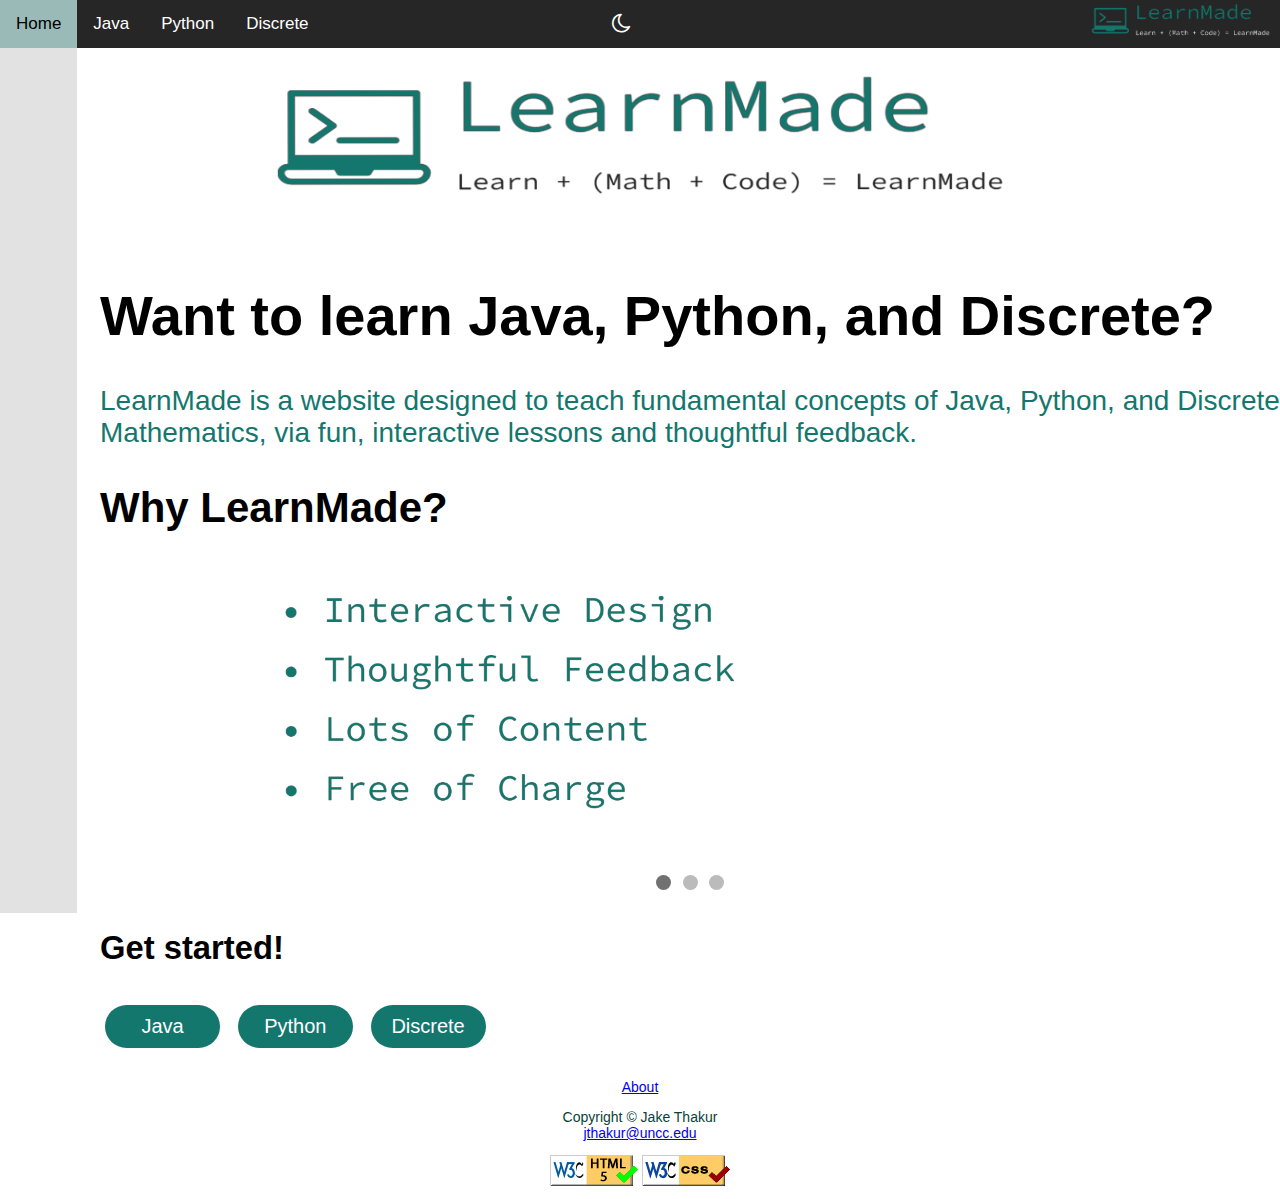
<file: index.html>
<!DOCTYPE html>
<html lang="en">
    <head>
        <meta charset="UTF-8">
        <title>LearnMade | Home</title>
        <meta name="viewport" content="width=device-width, initial-scale=0.01">
        <link rel="icon" type="image/x-icon" href="images/learnmade_favicon.png">
        <link rel="stylesheet" type="text/css" href="learnmade.css">
        <script src="index.js"></script>
        <script src="https://code.jquery.com/jquery-3.5.1.min.js"></script>
        <!--Night Mode Plugin-->
        <link href="https://stackpath.bootstrapcdn.com/font-awesome/4.7.0/css/font-awesome.min.css" rel="stylesheet"/>
        <link rel="stylesheet" href="jquery-night-mode-master/css/night-mode.css"/>
        <script src="jquery-night-mode-master/js/jquery.night.mode.js"></script>
    </head>
    <body>
        <!-- running top navigation -->
        <div id="navbar">
            <a href="index.html" class="current">Home</a>
            <a href="java.html">Java</a>
            <a href="python.html">Python</a>
            <a href="discrete.html">Discrete</a>
            <img src="images/learnmade_navbar.png" alt="LearnMade LOGO" class="logo">
        </div>
        <!-- side navigation placeholder -->
        <div class="sidenav"></div>
        <main>
            <img src="images/learnmade_white.png" alt="LearnMade LOGO" class="center-logo" id="main-logo">
        </main>
        <div class="indent">
            <br><h1>Want to learn Java, Python, and Discrete?</h1>
            <p class="paragraph">LearnMade is a website designed to teach fundamental concepts of Java, Python, and Discrete Mathematics, via fun, interactive lessons and thoughtful feedback.</p>
            <h2>Why LearnMade?</h2>
            <div class="slideshow-container">
                <div class="mySlides fade" id="z">
                    <img src="images/infographic1.png" alt="Infographic 1" class="infographic">
                </div>
                <div class="mySlides fade">
                    <img src="images/infographic2.png" alt="Infographic 2" class="infographic">
                </div>
                <div class="mySlides fade">
                    <img src="images/infographic3.png" alt="Infographic 3" class="infographic">
                </div>
            </div>
            <br>
            <div class="center">
                <span class="dot"></span>
                <span class="dot"></span>
                <span class="dot"></span>
            </div>
            <h3>Get started!</h3>
            <a href="java.html" class="button"><span>Java</span></a>
            <a href="python.html" class="button"><span>Python</span></a>
            <a href="discrete.html" class="button"><span>Discrete</span></a>
        </div>
        <footer>
            <br><a href="about.html">About</a><br>
            <p>Copyright © Jake Thakur<br><a href="mailto:jthakur@uncc.edu">jthakur@uncc.edu</a></p>
            <a href="https://validator.w3.org"><img src="images/button_validation_html5.png" alt="HTML validation"></a>
            <a href="https://jigsaw.w3.org/css-validator"><img src="images/button_validation_css.png" alt="CSS validation"></a>
        </footer>
    </body>
</html>
</file>
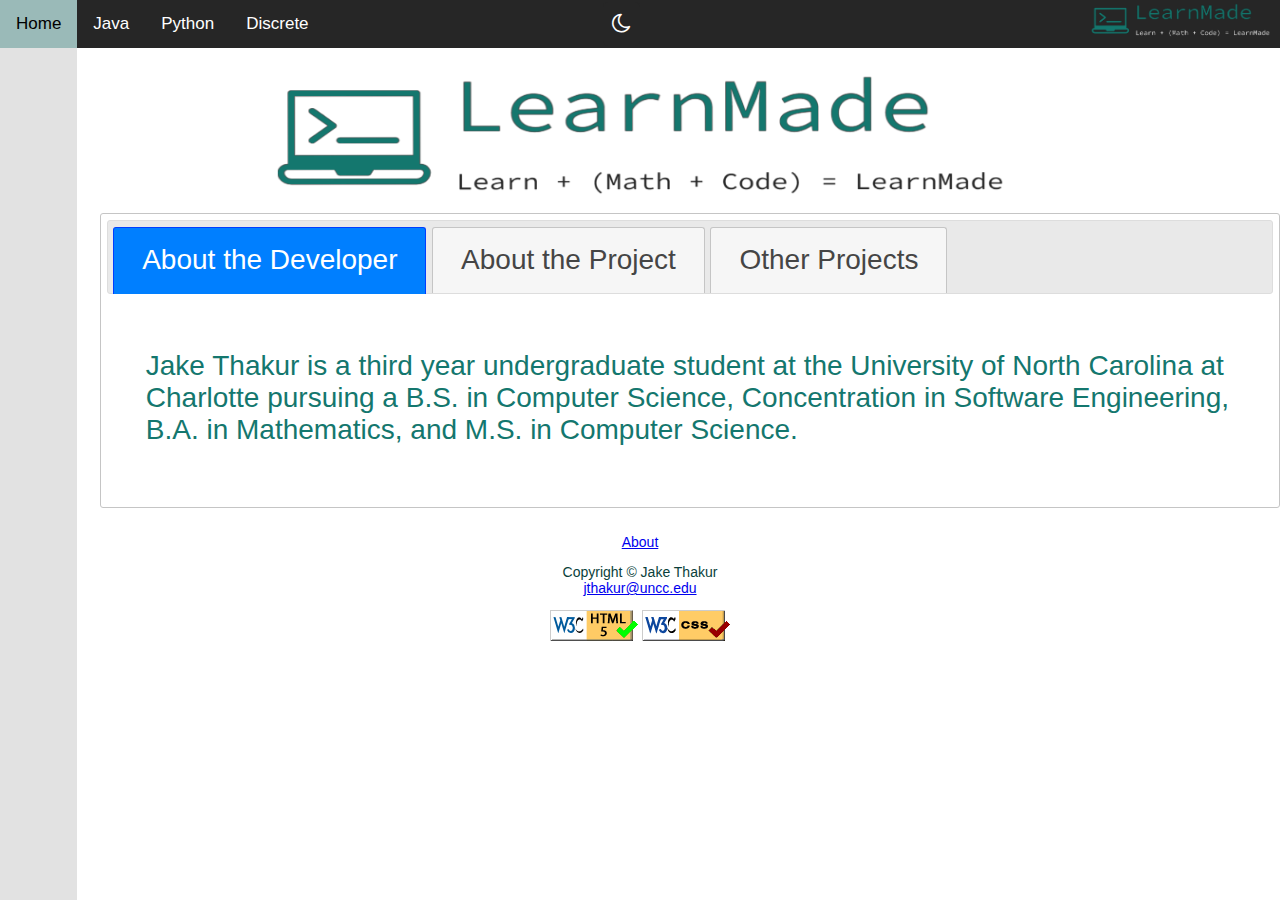
<file: about.html>
<!DOCTYPE html>
<html lang="en">
<head>
    <meta charset="UTF-8">
    <title>LearnMade | About</title>
    <meta name="viewport" content="width=device-width, initial-scale=0.01">
    <link rel="icon" type="image/x-icon" href="images/learnmade_favicon.png">
    <link rel="stylesheet" href="learnmade.css">
    <script src="index.js"></script>
    <script src="https://code.jquery.com/jquery-3.1.1.min.js"></script>
    <!--Tabs Widget-->
    <link rel="stylesheet" href="jquery-ui-1.12.1.custom/jquery-ui.min.css">
    <script src="jquery-ui-1.12.1.custom/jquery-ui.min.js"></script>
    <script src="about.js"></script>
    <!--Night Mode Plugin-->
    <link href="https://stackpath.bootstrapcdn.com/font-awesome/4.7.0/css/font-awesome.min.css" rel="stylesheet"/>
    <link rel="stylesheet" href="jquery-night-mode-master/css/night-mode.css"/>
    <script src="jquery-night-mode-master/js/jquery.night.mode.js"></script>
</head>
<body>
<main><!-- running top navigation -->
    <div id="navbar">
        <a href="index.html">Home</a>
        <a href="java.html">Java</a>
        <a href="python.html">Python</a>
        <a href="discrete.html">Discrete</a>
        <img src="images/learnmade_navbar.png" alt="LearnMade LOGO" class="logo">
    </div>
    <!-- side navigation placeholder -->
    <div class="sidenav"></div>
    <main>
        <img src="images/learnmade_white.png" alt="LearnMade LOGO" class="center-logo" id="main-logo">
    </main>
    <div class="indent">
        <div id="tabs">
            <ul>
                <li><a href="#tabs-1">About the Developer</a></li>
                <li><a href="#tabs-2">About the Project</a></li>
                <li><a href="#tabs-3">Other Projects</a></li>
            </ul>
            <div id="tabs-1">
                <p class="paragraph">Jake Thakur is a third year undergraduate student at the
                    University of North Carolina at Charlotte pursuing a B.S. in Computer Science,
                    Concentration in Software Engineering, B.A. in Mathematics, and M.S. in Computer Science.</p>
            </div>
            <div id="tabs-2">
                <p class="paragraph">LearnMade is a student-made project with the goal to help educate users on topics in programming and discrete math</p>
                <a href="https://github.com/jthakur02/learnmade">GitHub</a>
            </div>
            <div id="tabs-3">
                <a href="../linear-congruence-matrix.html">System of Linear Congruences</a><br>
                <a href="../Considering-Algorithms.html">ITIS 3310 Research</a>
            </div>
        </div>
    </div>
    <!-- End Tabs HTML code -->
</main>
<footer>
    <br><a href="about.html">About</a><br>
    <p>Copyright © Jake Thakur<br><a href="mailto:jthakur@uncc.edu">jthakur@uncc.edu</a></p>
    <a href="https://validator.w3.org"><img src="images/button_validation_html5.png" alt="HTML validation"></a>
    <a href="https://jigsaw.w3.org/css-validator"><img src="images/button_validation_css.png" alt="CSS validation"></a>
</footer>
</body>
</html>
</file>
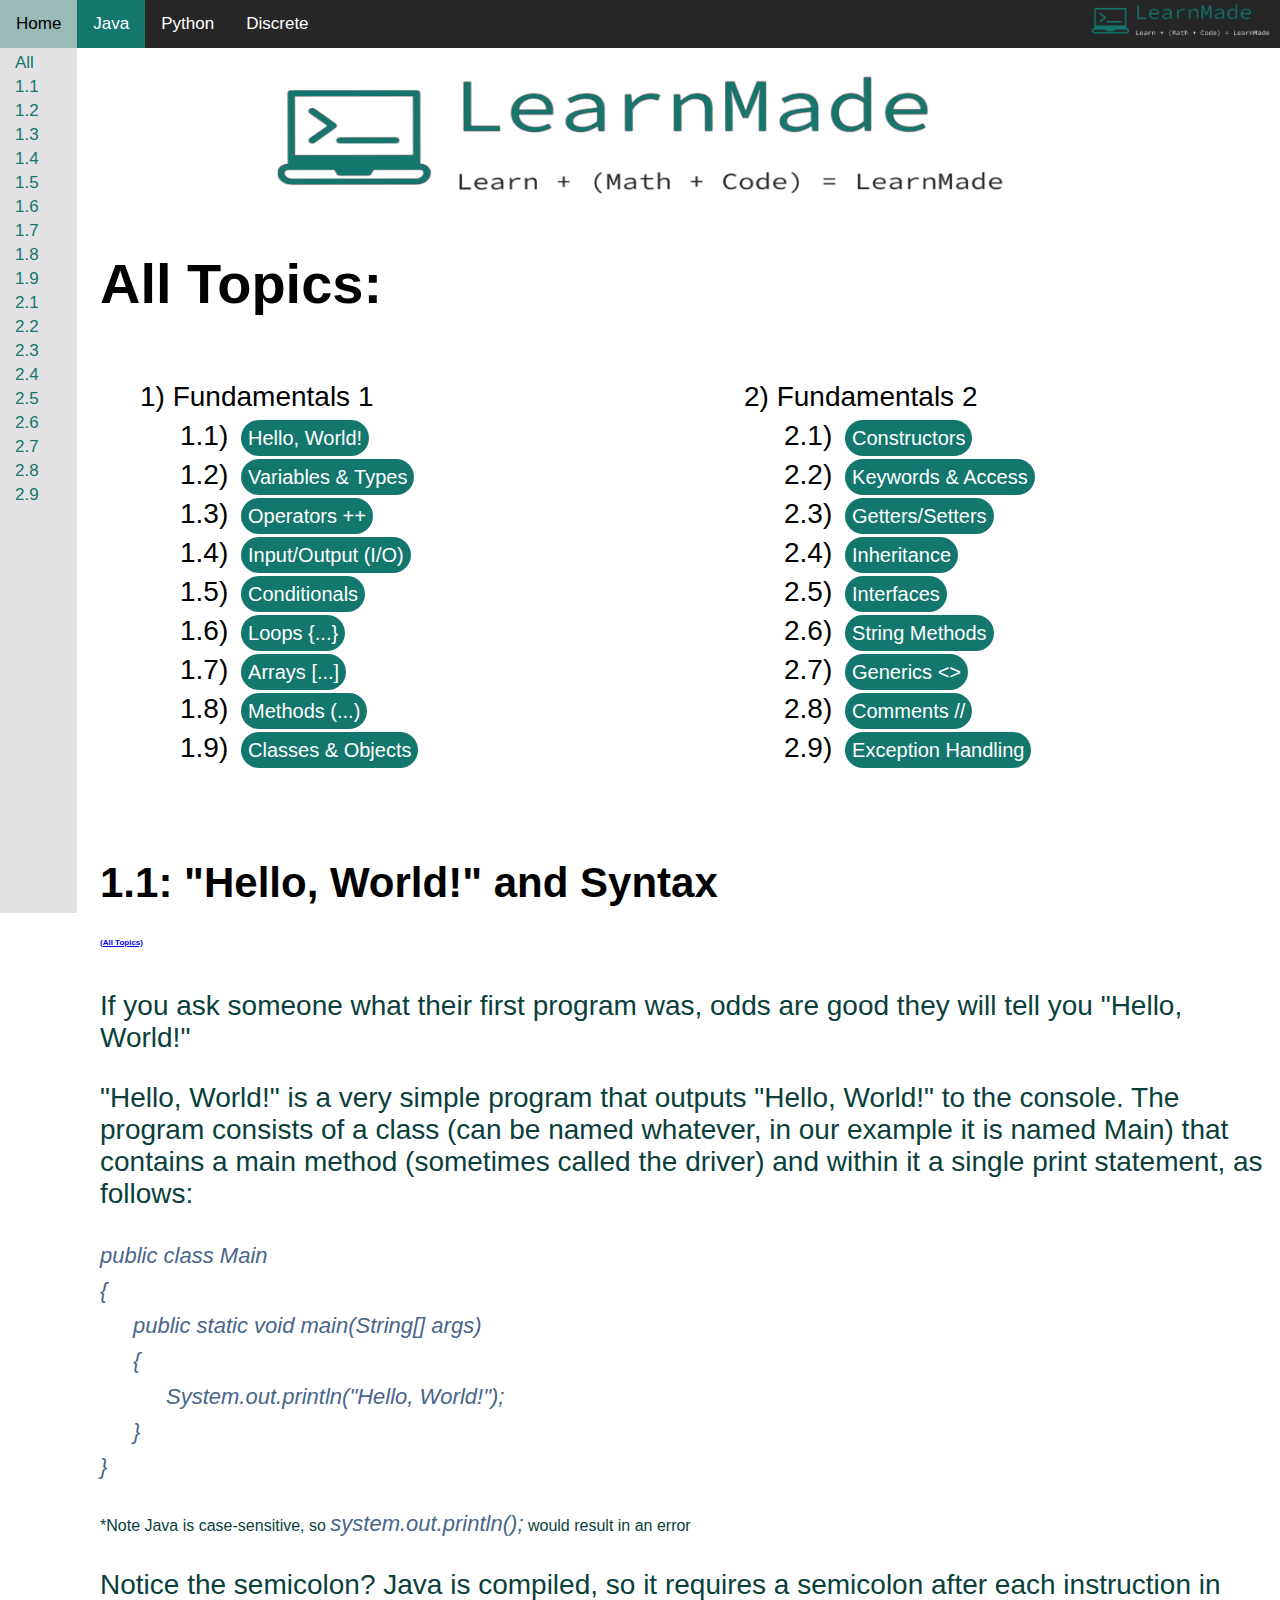
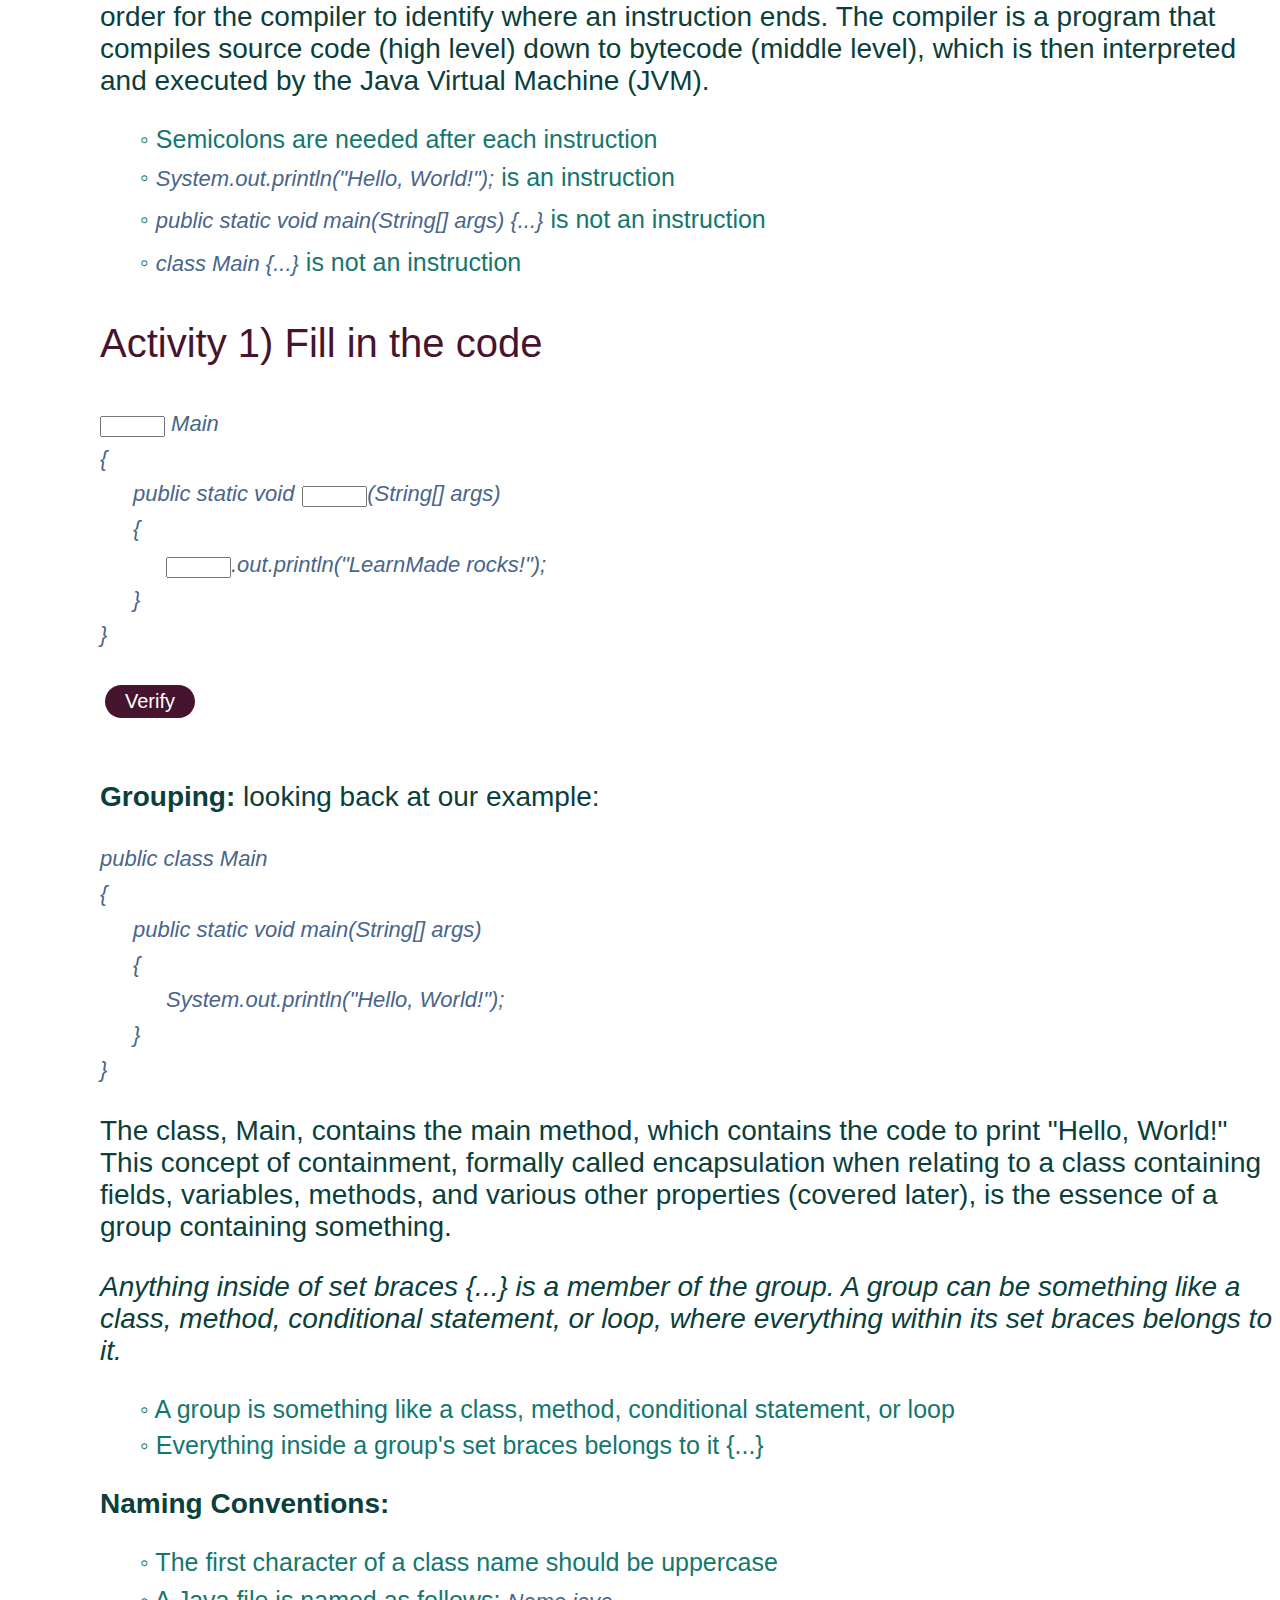
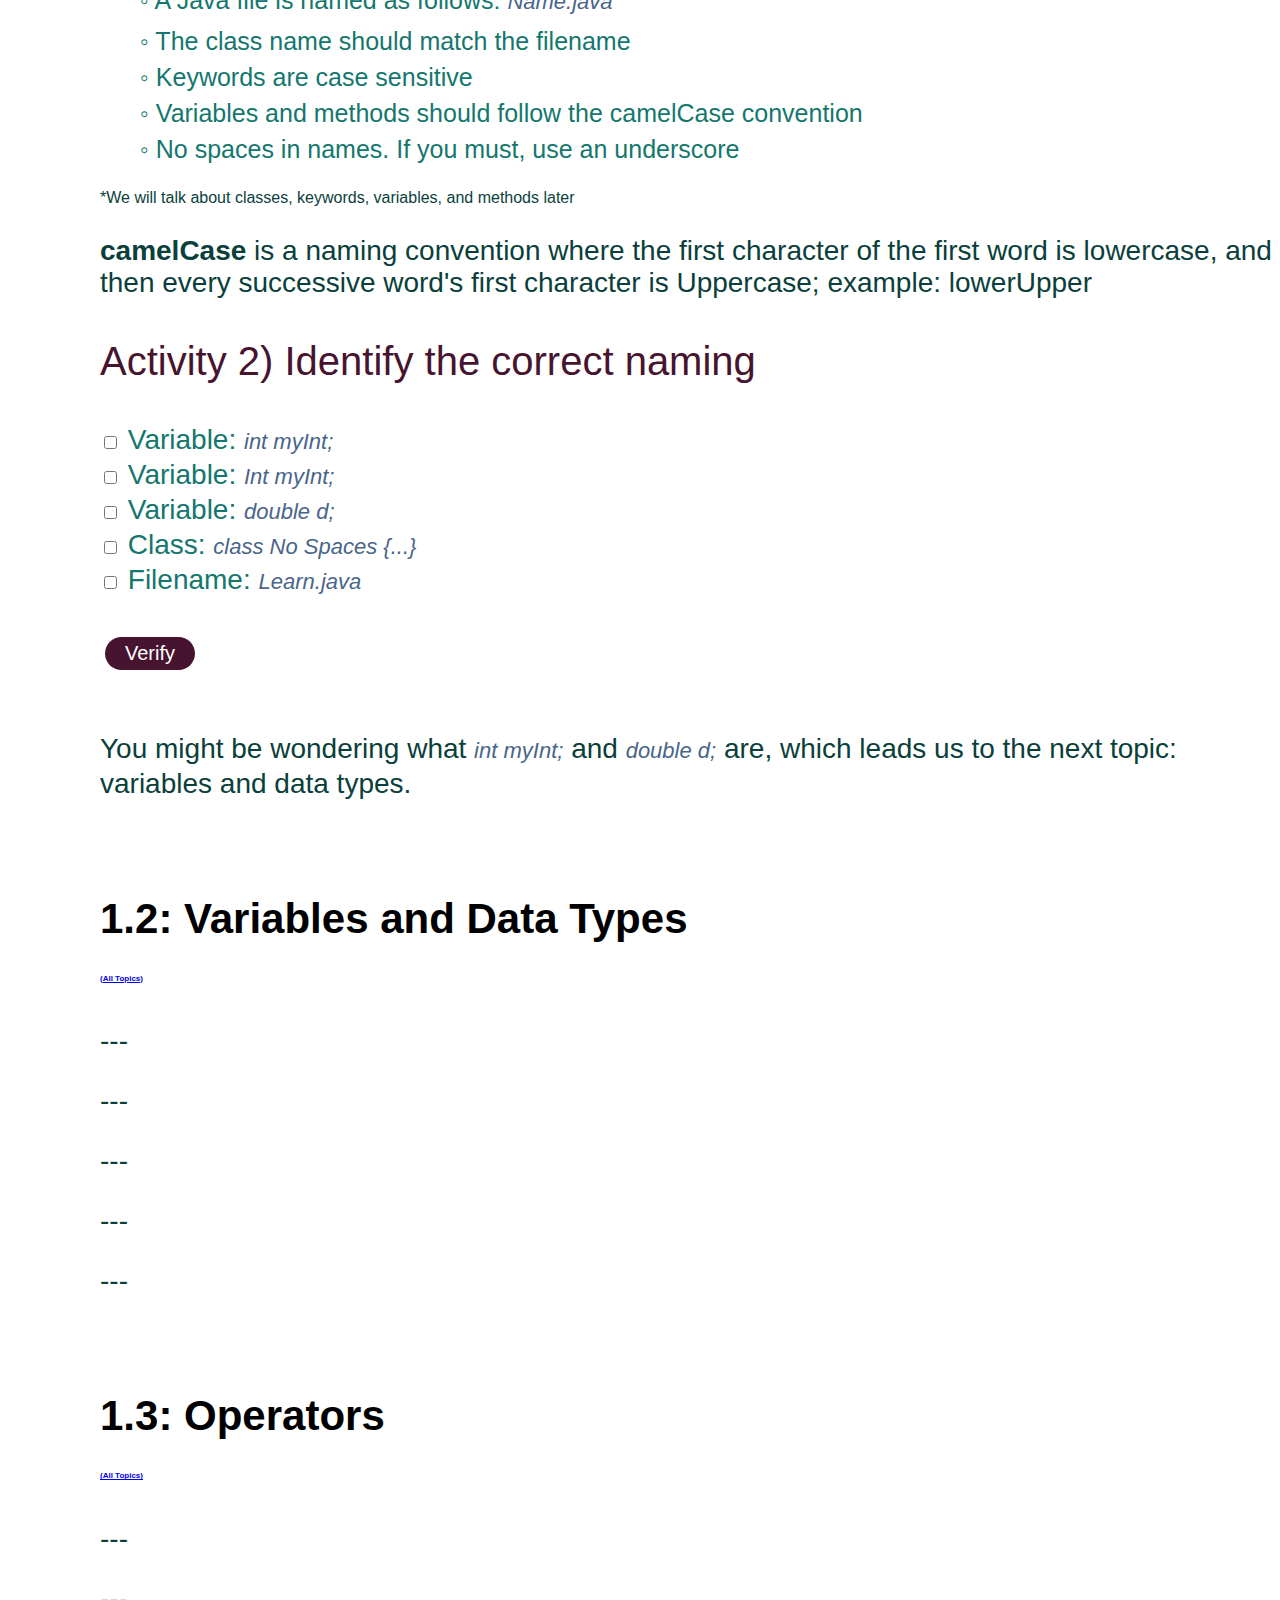
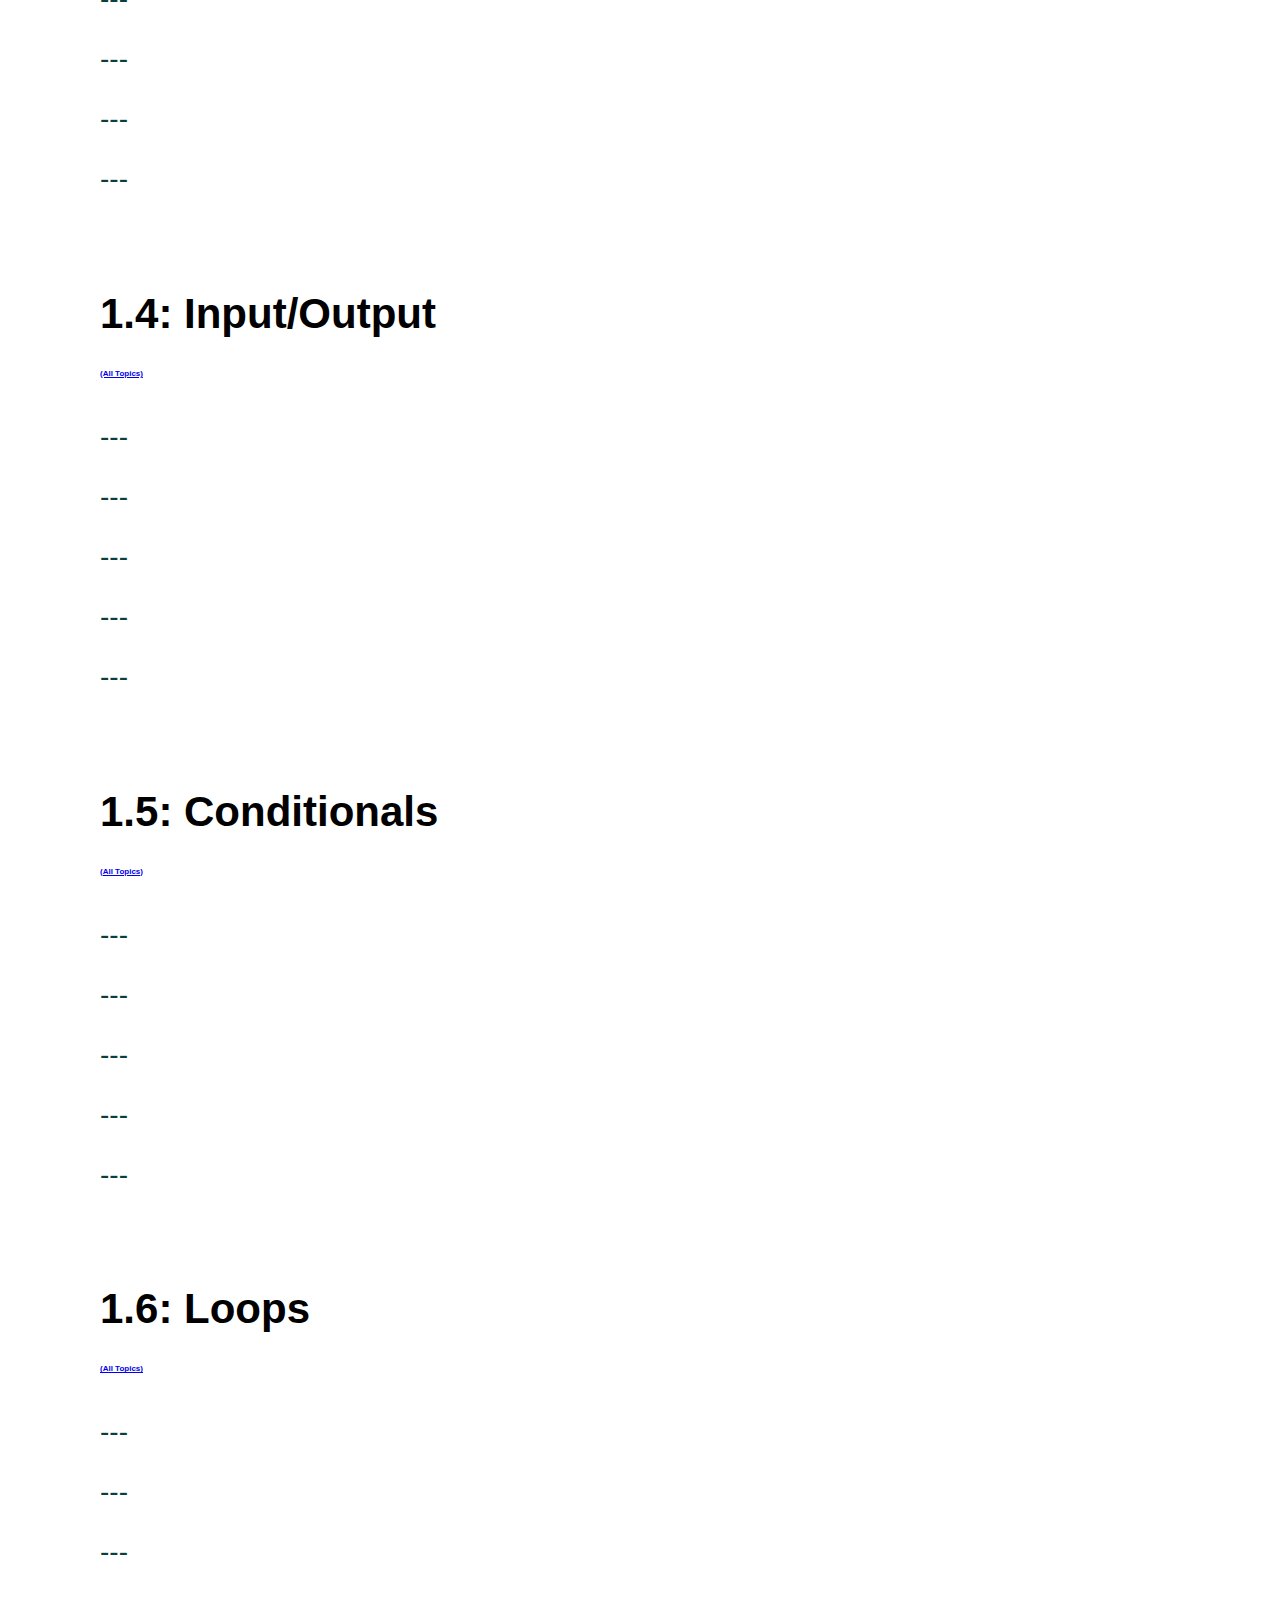
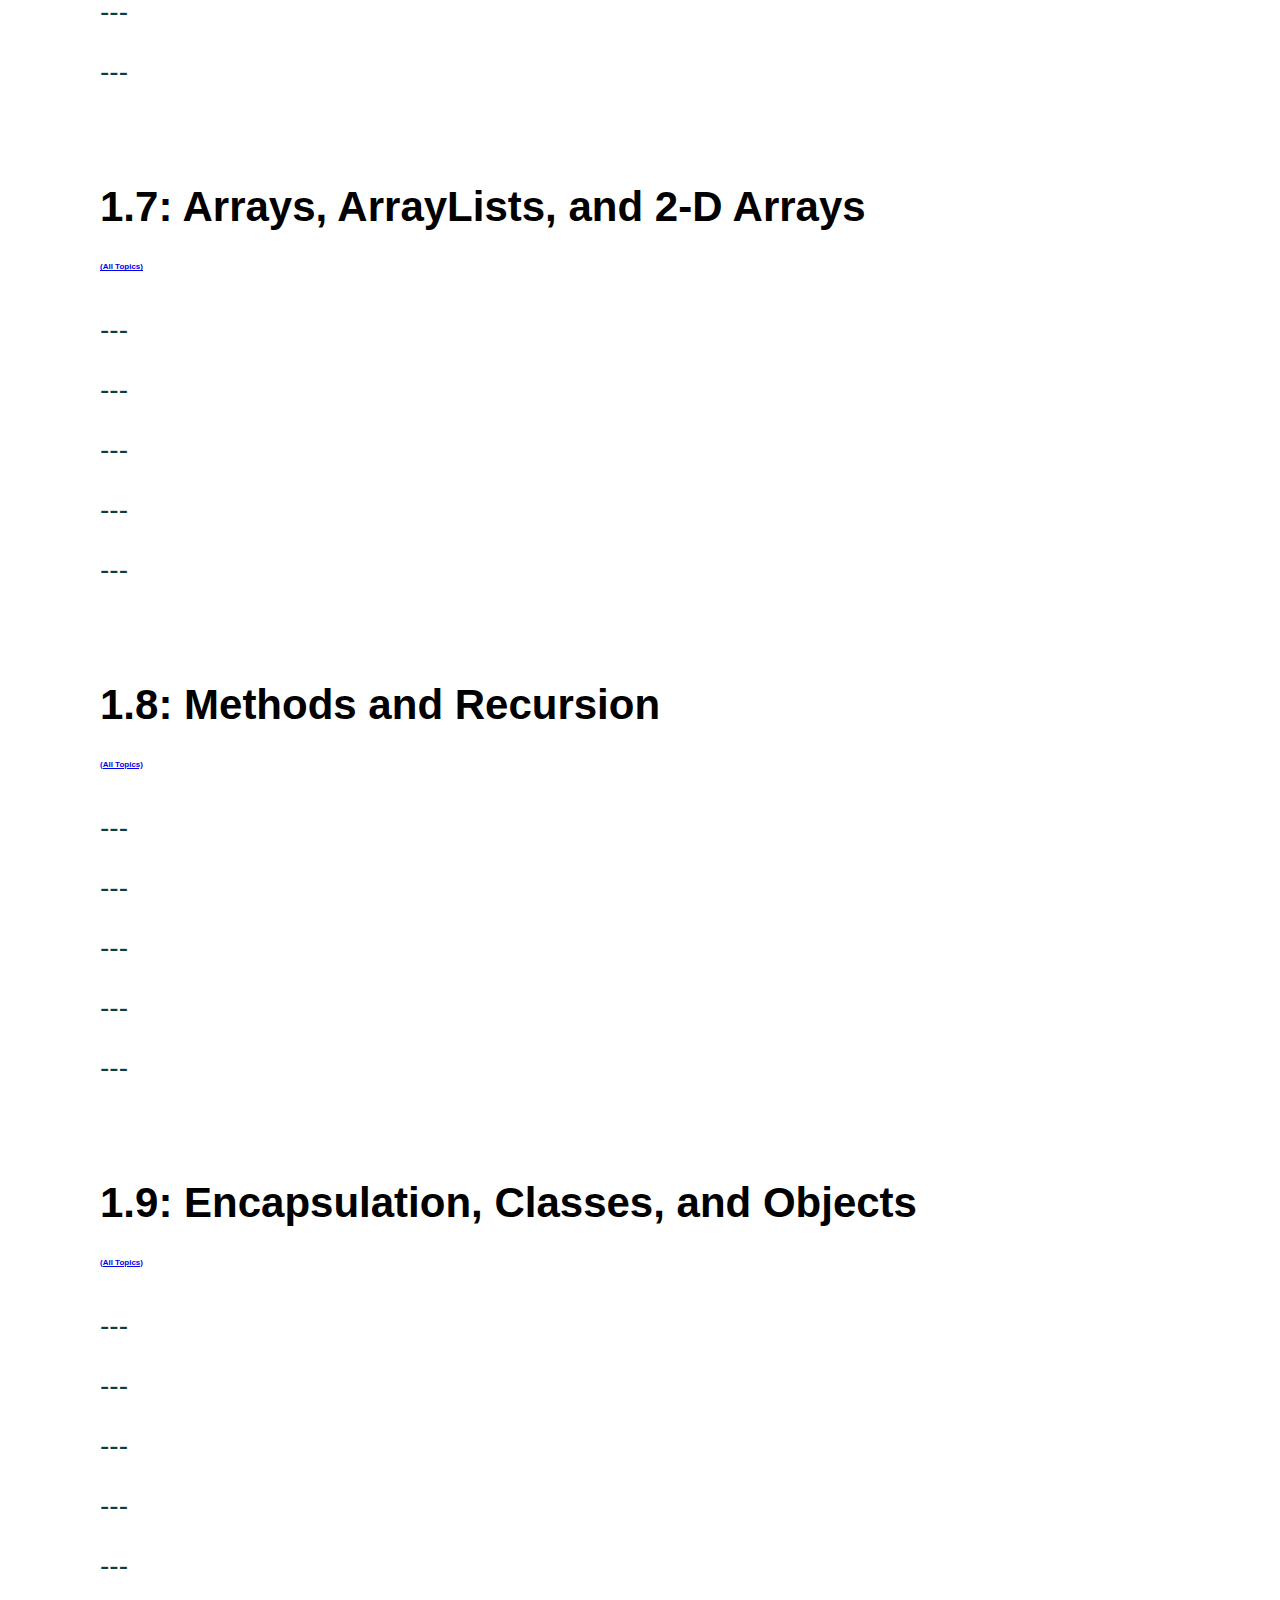
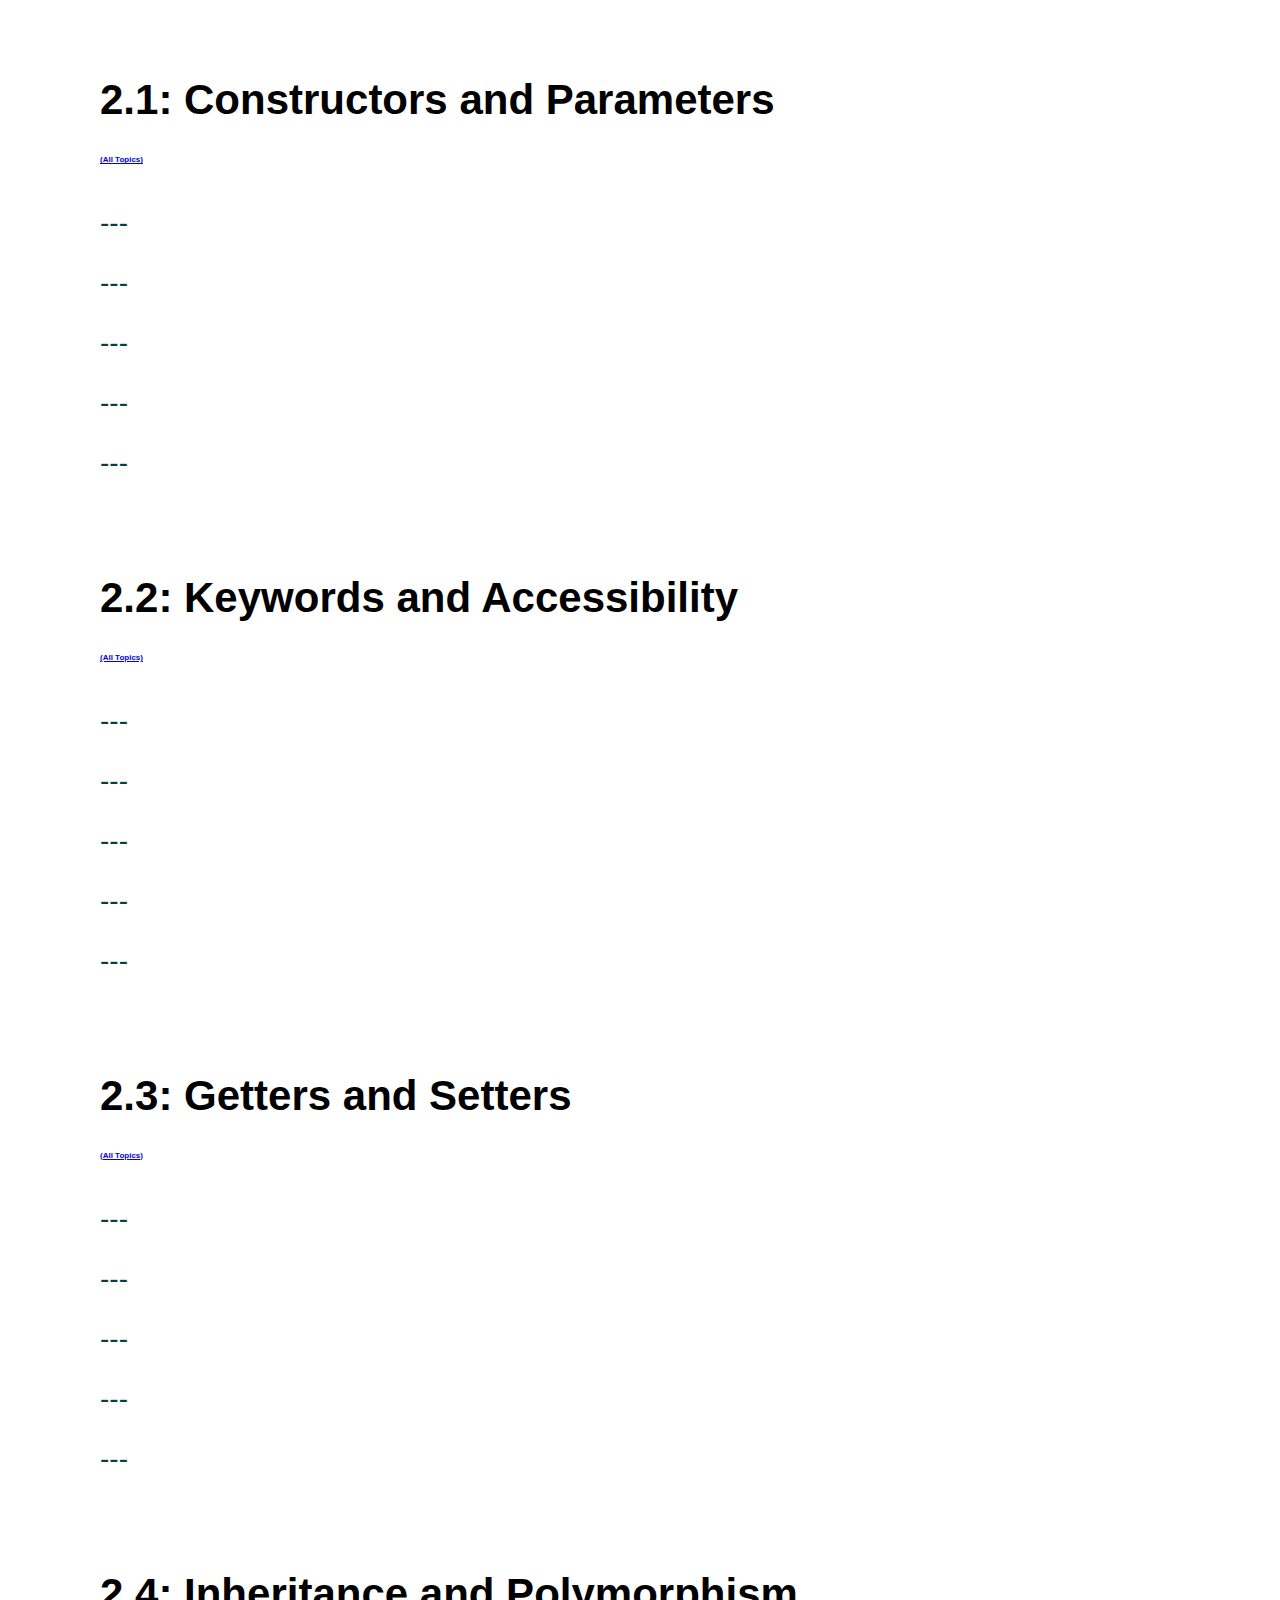
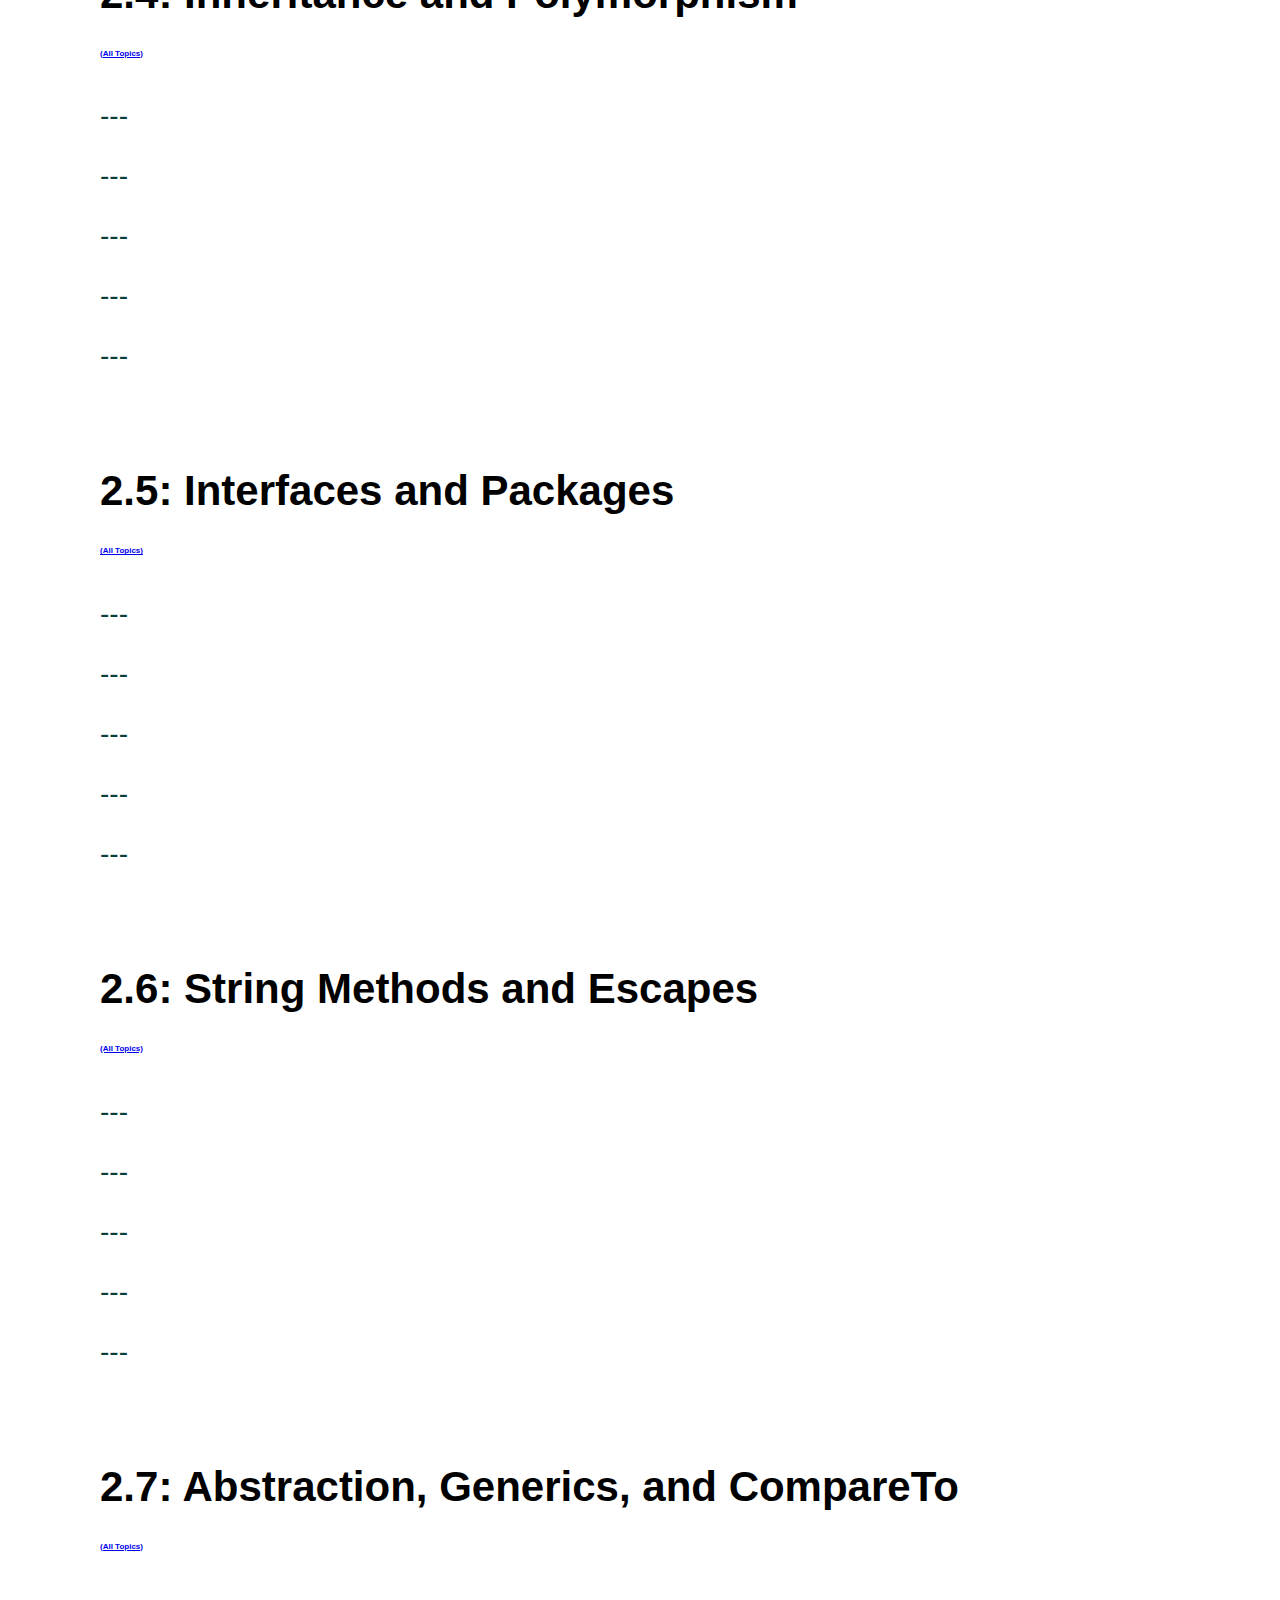
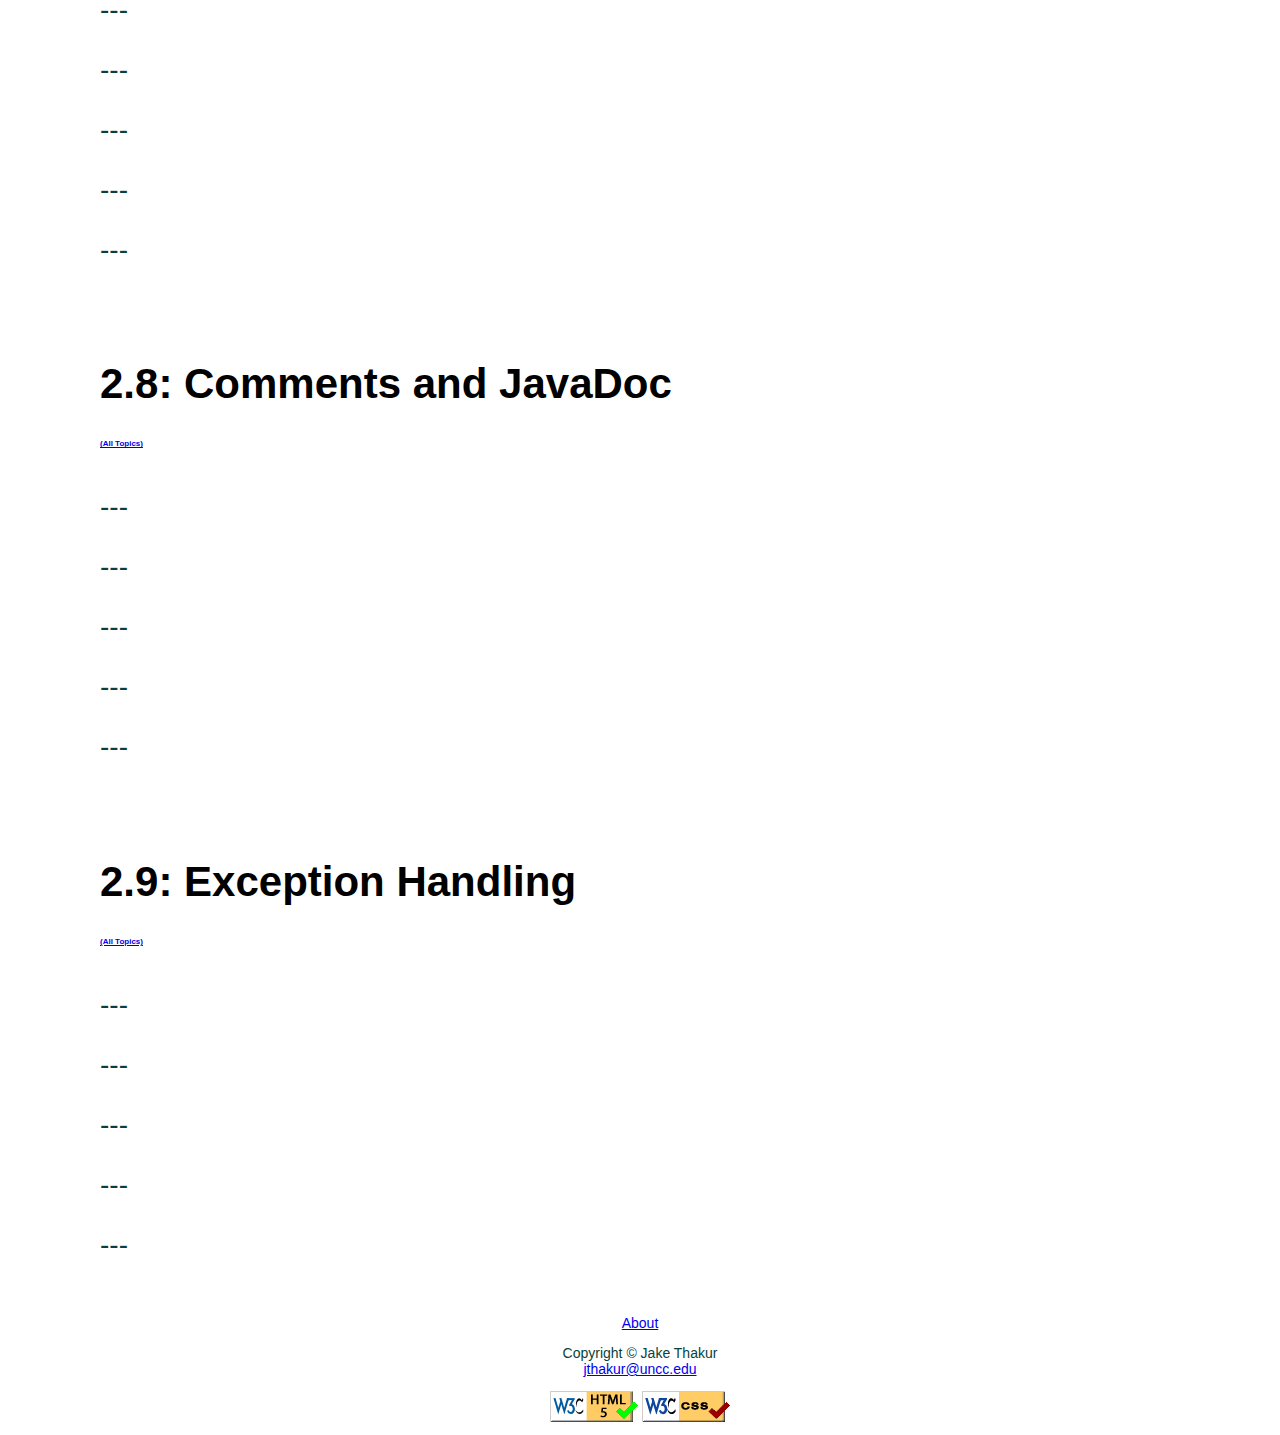
<file: java.html>
<!DOCTYPE html>
<html lang="en">
    <head>
        <meta charset="UTF-8">
        <title>LearnMade | Java</title>
        <meta name="viewport" content="width=device-width, initial-scale=0.01">
        <link rel="icon" type="image/x-icon" href="images/learnmade_favicon.png">
        <link rel="stylesheet" type="text/css" href="learnmade.css">
        <script src="java.js"></script>
        <script src="https://code.jquery.com/jquery-3.5.1.min.js"></script>
        <!--Night Mode Plugin-->
        <link href="https://stackpath.bootstrapcdn.com/font-awesome/4.7.0/css/font-awesome.min.css" rel="stylesheet"/>
        <link rel="stylesheet" href="jquery-night-mode-master/css/night-mode.css"/>
        <script src="jquery-night-mode-master/js/jquery.night.mode.js"></script>
    </head>
    <body>
        <!-- running top navigation -->
        <div id="navbar">
            <a href="index.html">Home</a>
            <a href="java.html" class="current">Java</a>
            <a href="python.html">Python</a>
            <a href="discrete.html">Discrete</a>
            <img src="images/learnmade_navbar.png" alt="LearnMade LOGO" class="logo">
        </div>
        <!-- side navigation -->
        <div class="sidenav">
            <a href="#all">All</a>
            <a href="#1-1">1.1</a>
            <a href="#1-2">1.2</a>
            <a href="#1-3">1.3</a>
            <a href="#1-4">1.4</a>
            <a href="#1-5">1.5</a>
            <a href="#1-6">1.6</a>
            <a href="#1-7">1.7</a>
            <a href="#1-8">1.8</a>
            <a href="#1-9">1.9</a>
            <a href="#2-1">2.1</a>
            <a href="#2-2">2.2</a>
            <a href="#2-3">2.3</a>
            <a href="#2-4">2.4</a>
            <a href="#2-5">2.5</a>
            <a href="#2-6">2.6</a>
            <a href="#2-7">2.7</a>
            <a href="#2-8">2.8</a>
            <a href="#2-9">2.9</a>
        </div>
        <main>
            <img src="images/learnmade_white.png" alt="LearnMade LOGO" class="center-logo" id="main-logo">
        </main>
        <div class="indent">
            <div id="all">
                <h1>All Topics:</h1>
                <div class="jp-list">
                    <ol>
                        <li class="sub"> Fundamentals 1
                            <ol>
                                <li class="sub"><a href="#1-1" class="button-topic"><span>Hello, World!</span></a></li>
                                <li class="sub"><a href="#1-2" class="button-topic"><span>Variables & Types</span></a></li>
                                <li class="sub"><a href="#1-3" class="button-topic"><span>Operators ++</span></a></li>
                                <li class="sub"><a href="#1-4" class="button-topic"><span>Input/Output (I/O)</span></a></li>
                                <li class="sub"><a href="#1-5" class="button-topic"><span>Conditionals</span></a></li>
                                <li class="sub"><a href="#1-6" class="button-topic"><span>Loops {...}</span></a></li>
                                <li class="sub"><a href="#1-7" class="button-topic"><span>Arrays [...]</span></a></li>
                                <li class="sub"><a href="#1-8" class="button-topic"><span>Methods (...)</span></a></li>
                                <li class="sub"><a href="#1-9" class="button-topic"><span>Classes & Objects</span></a></li>
                            </ol>
                        </li>
                    </ol>
                    <ul>
                        <li class="inline" id="j2">2) Fundamentals 2
                            <ol>
                                <li class="sub"><a href="#2-1" class="button-topic"><span>Constructors</span></a></li>
                                <li class="sub"><a href="#2-2" class="button-topic"><span>Keywords & Access</span></a></li>
                                <li class="sub"><a href="#2-3" class="button-topic"><span>Getters/Setters</span></a></li>
                                <li class="sub"><a href="#2-4" class="button-topic"><span>Inheritance</span></a></li>
                                <li class="sub"><a href="#2-5" class="button-topic"><span>Interfaces</span></a></li>
                                <li class="sub"><a href="#2-6" class="button-topic"><span>String Methods</span></a></li>
                                <li class="sub"><a href="#2-7" class="button-topic"><span>Generics <></span></a></li>
                                <li class="sub"><a href="#2-8" class="button-topic"><span>Comments //</span></a></li>
                                <li class="sub"><a href="#2-9" class="button-topic"><span>Exception Handling</span></a></li>
                            </ol>
                        </li>
                    </ul>
                </div>
            </div>
            <!-- lessons -->
            <div id="1-1">
                <br><h2>1.1: "Hello, World!" and Syntax <br><a href="#all" class="small">(All Topics)</a></h2>
                <p>If you ask someone what their first program was, odds are good they will tell you "Hello, World!"</p>
                <p>"Hello, World!" is a very simple program that outputs "Hello, World!" to the console.
                    The program consists of a class (can be named whatever, in our example it is named Main)
                    that contains a main method (sometimes called the driver) and within it
                    a single print statement, as follows:</p>
                <p class="snippets">public class Main <br>{<br>&emsp;&ensp;public static void main(String[] args) <br>&emsp;&ensp;{<br>&emsp;&ensp;&emsp;&ensp;System.out.println("Hello, World!");<br>&emsp;&ensp;}<br>}</p>
                <p class="footnote">*Note Java is case-sensitive, so <span class="snippets">system.out.println();</span> would result in an error</p>
                <p>Notice the semicolon? Java is compiled, so it requires a semicolon after each instruction in order for the compiler
                    to identify where an instruction ends. The compiler is a program that compiles source code (high level) down to
                    bytecode (middle level), which is then interpreted and executed by the Java Virtual Machine (JVM).</p>
                <ul class="list">
                    <li>◦ Semicolons are needed after each instruction</li>
                    <li>◦ <span class="snippets">System.out.println("Hello, World!");</span> is  an instruction</li>
                    <li>◦ <span class="snippets">public static void main(String[] args) {...}</span> is not an instruction</li>
                    <li>◦ <span class="snippets">class Main {...}</span> is not an instruction</li>
                </ul>
                <!-- Activity 1 -->
                <p class="activity-header">Activity 1) Fill in the code</p>
                <p><input id="j1_1x1a" size="5"><label for="j1_1x1a"></label><span class="snippets"> Main <br>{<br>&emsp;&ensp;public static void</span> <input id="j1_1x1b" size="5"><label for="j1_1x1b"></label><span class="snippets">(String[] args) <br>
                    &emsp;&ensp;{<br>&emsp;&ensp;&emsp;&ensp;</span><input id="j1_1x1c" size="5"><label for="j1_1x1c"></label><span class="snippets">.out.println("LearnMade rocks!");<br>&emsp;&ensp;}<br>}</span></p>
                <input type="button" id="j1_1x1" value="Verify" class="button-interact"/>
                <div class="button-whitespace"></div>
                <div id="j1_1x1_result" class="result-border">
                    <h2 class='result-header'>Results</h2>
                    <table>
                        <tr>
                            <th></th>
                            <th>Your answer</th>
                            <th>Correct answer</th>
                            <th></th>
                        </tr>
                        <tr>
                            <td>1.</td>
                            <td><span id='j1_1x1_y1' class='snippets'></span></td>
                            <td><span class='snippets'>class</span></td>
                            <td id='j1_1x1_r1'></td>
                        </tr>
                        <tr>
                            <td>2.</td>
                            <td><span id='j1_1x1_y2' class='snippets'></span></td>
                            <td><span class='snippets'>main</span></td>
                            <td id='j1_1x1_r2'></td>
                        </tr>
                        <tr>
                            <td>3.</td>
                            <td><span id='j1_1x1_y3' class='snippets'></span></td>
                            <td><span class='snippets'>System</span></td>
                            <td id='j1_1x1_r3'></td>
                        </tr>
                    </table>
                </div>
                <p><strong>Grouping:</strong> looking back at our example:</p>
                <p class="snippets">public class Main <br>{<br>&emsp;&ensp;public static void main(String[] args) <br>&emsp;&ensp;{<br>&emsp;&ensp;&emsp;&ensp;System.out.println("Hello, World!");<br>&emsp;&ensp;}<br>}</p>
                <p>The class, Main, contains the main method, which contains the code to print "Hello, World!" This concept of containment,
                    formally called encapsulation when relating to a class containing fields, variables, methods, and various other properties (covered later),
                    is the essence of a group containing something.</p>
                <p><em>Anything inside of set braces {...} is a member of the group. A group can be something like a
                    class, method, conditional statement, or loop, where everything within its set braces belongs to it.</em></p>
                <ul class="list">
                    <li>◦ A group is something like a class, method, conditional statement, or loop</li>
                    <li>◦ Everything inside a group's set braces belongs to it {...}</li>
                </ul>
                <p><strong>Naming Conventions:</strong></p>
                <ul class="list">
                    <li>◦ The first character of a class name should be uppercase</li>
                    <li>◦ A Java file is named as follows: <span class="snippets">Name.java</span></li>
                    <li>◦ The class name should match the filename</li>
                    <li>◦ Keywords are case sensitive</li>
                    <li>◦ Variables and methods should follow the camelCase convention</li>
                    <li>◦ No spaces in names. If you must, use an underscore</li>
                </ul>
                <p class="footnote">*We will talk about classes, keywords, variables, and methods later</p>
                <p><strong>camelCase </strong>is a naming convention where the first character of the
                    first word is lowercase, and then every successive word's first
                    character is Uppercase; example: lowerUpper</p>
                <!-- Activity 2 -->
                <p class="activity-header">Activity 2) Identify the correct naming</p>
                <input type="checkbox" id="j1_1x2a" name="j1_1x2a">
                <label for="j1_1x2a" class="paragraph"> Variable: <span class="snippets">int myInt;</span></label><br>
                <input type="checkbox" id="j1_1x2b" name="j1_1x2b">
                <label for="j1_1x2b" class="paragraph"> Variable: <span class="snippets">Int myInt;</span></label><br>
                <input type="checkbox" id="j1_1x2c" name="j1_1x2c">
                <label for="j1_1x2c" class="paragraph"> Variable: <span class="snippets">double d;</span></label><br>
                <input type="checkbox" id="j1_1x2d" name="j1_1x2d">
                <label for="j1_1x2d" class="paragraph"> Class: <span class="snippets">class No Spaces {...}</span></label><br>
                <input type="checkbox" id="j1_1x2e" name="j1_1x2e">
                <label for="j1_1x2e" class="paragraph"> Filename: <span class="snippets">Learn.java</span></label><br><br>
                <input type="button" id="j1_1x2" value="Verify" class="button-interact"/>
                <div class="button-whitespace"></div>
                <div id="j1_1x2_result" class="result-border">
                    <h2 class='result-header'>Results</h2>
                    <table>
                        <tr>
                            <th></th>
                            <th>Your answer</th>
                            <th>Correct answer</th>
                            <th></th>
                        </tr>
                        <tr>
                            <td>1a.</td>
                            <td><span id='j1_1x2_y1' class='snippets'></span></td>
                            <td><span class='snippets'>true</span></td>
                            <td id='j1_1x2_r1'></td>
                        </tr>
                        <tr>
                            <td>1b.</td>
                            <td><span id='j1_1x2_y2' class='snippets'></span></td>
                            <td><span class='snippets'>false</span></td>
                            <td id='j1_1x2_r2'></td>
                        </tr>
                        <tr>
                            <td>1c.</td>
                            <td><span id='j1_1x2_y3' class='snippets'></span></td>
                            <td><span class='snippets'>true</span></td>
                            <td id='j1_1x2_r3'></td>
                        </tr>
                        <tr>
                            <td>1d.</td>
                            <td><span id='j1_1x2_y4' class='snippets'></span></td>
                            <td><span class='snippets'>false</span></td>
                            <td id='j1_1x2_r4'></td>
                        </tr>
                        <tr>
                            <td>1e.</td>
                            <td><span id='j1_1x2_y5' class='snippets'></span></td>
                            <td><span class='snippets'>true</span></td>
                            <td id='j1_1x2_r5'></td>
                        </tr>
                    </table>
                </div>
                <p>You might be wondering what <span class="snippets">int myInt;</span> and
                    <span class="snippets">double d;</span> are, which leads us to the next topic: variables and data types.</p>
            </div>
            <div id="1-2">
                <br><h2>1.2: Variables and Data Types <br><a href="#all" class="small">(All Topics)</a></h2>
                <p>---</p>
                <p>---</p>
                <p>---</p>
                <p>---</p>
                <p>---</p>
            </div>
            <div id="1-3">
                <br><h2>1.3: Operators <br><a href="#all" class="small">(All Topics)</a></h2>
                <p>---</p>
                <p>---</p>
                <p>---</p>
                <p>---</p>
                <p>---</p>
            </div>
            <div id="1-4">
                <br><h2>1.4: Input/Output <br><a href="#all" class="small">(All Topics)</a></h2>
                <p>---</p>
                <p>---</p>
                <p>---</p>
                <p>---</p>
                <p>---</p>
            </div>
            <div id="1-5">
                <br><h2>1.5: Conditionals <br><a href="#all" class="small">(All Topics)</a></h2>
                <p>---</p>
                <p>---</p>
                <p>---</p>
                <p>---</p>
                <p>---</p>
            </div>
            <div id="1-6">
                <br><h2>1.6: Loops <br><a href="#all" class="small">(All Topics)</a></h2>
                <p>---</p>
                <p>---</p>
                <p>---</p>
                <p>---</p>
                <p>---</p>
            </div>
            <div id="1-7">
                <br><h2>1.7: Arrays, ArrayLists, and 2-D Arrays <br><a href="#all" class="small">(All Topics)</a></h2>
                <p>---</p>
                <p>---</p>
                <p>---</p>
                <p>---</p>
                <p>---</p>
            </div>
            <div id="1-8">
                <br><h2>1.8: Methods and Recursion <br><a href="#all" class="small">(All Topics)</a></h2>
                <p>---</p>
                <p>---</p>
                <p>---</p>
                <p>---</p>
                <p>---</p>
            </div>
            <div id="1-9">
                <br><h2>1.9: Encapsulation, Classes, and Objects <br><a href="#all" class="small">(All Topics)</a></h2>
                <p>---</p>
                <p>---</p>
                <p>---</p>
                <p>---</p>
                <p>---</p>
            </div>
            <div id="2-1">
                <br><h2>2.1: Constructors and Parameters <br><a href="#all" class="small">(All Topics)</a></h2>
                <p>---</p>
                <p>---</p>
                <p>---</p>
                <p>---</p>
                <p>---</p>
            </div>
            <div id="2-2">
                <br><h2>2.2: Keywords and Accessibility <br><a href="#all" class="small">(All Topics)</a></h2>
                <p>---</p>
                <p>---</p>
                <p>---</p>
                <p>---</p>
                <p>---</p>
            </div>
            <div id="2-3">
                <br><h2>2.3: Getters and Setters <br><a href="#all" class="small">(All Topics)</a></h2>
                <p>---</p>
                <p>---</p>
                <p>---</p>
                <p>---</p>
                <p>---</p>
            </div>
            <div id="2-4">
                <br><h2>2.4: Inheritance and Polymorphism <br><a href="#all" class="small">(All Topics)</a></h2>
                <p>---</p>
                <p>---</p>
                <p>---</p>
                <p>---</p>
                <p>---</p>
            </div>
            <div id="2-5">
                <br><h2>2.5: Interfaces and Packages <br><a href="#all" class="small">(All Topics)</a></h2>
                <p>---</p>
                <p>---</p>
                <p>---</p>
                <p>---</p>
                <p>---</p>
            </div>
            <div id="2-6">
                <br><h2>2.6: String Methods and Escapes<br><a href="#all" class="small">(All Topics)</a></h2>
                <p>---</p>
                <p>---</p>
                <p>---</p>
                <p>---</p>
                <p>---</p>
            </div>
            <div id="2-7">
                <br><h2>2.7: Abstraction, Generics, and CompareTo <br><a href="#all" class="small">(All Topics)</a></h2>
                <p>---</p>
                <p>---</p>
                <p>---</p>
                <p>---</p>
                <p>---</p>
            </div>
            <div id="2-8">
                <br><h2>2.8: Comments and JavaDoc <br><a href="#all" class="small">(All Topics)</a></h2>
                <p>---</p>
                <p>---</p>
                <p>---</p>
                <p>---</p>
                <p>---</p>
            </div>
            <div id="2-9">
                <br><h2>2.9: Exception Handling <br><a href="#all" class="small">(All Topics)</a></h2>
                <p>---</p>
                <p>---</p>
                <p>---</p>
                <p>---</p>
                <p>---</p>
            </div>
        </div>
        <footer>
            <br><a href="about.html">About</a><br>
            <p>Copyright © Jake Thakur<br><a href="mailto:jthakur@uncc.edu">jthakur@uncc.edu</a></p>
            <a href="https://validator.w3.org"><img src="images/button_validation_html5.png" alt="HTML validation"></a>
            <a href="https://jigsaw.w3.org/css-validator"><img src="images/button_validation_css.png" alt="CSS validation"></a>
        </footer>
    </body>
</html>
</file>
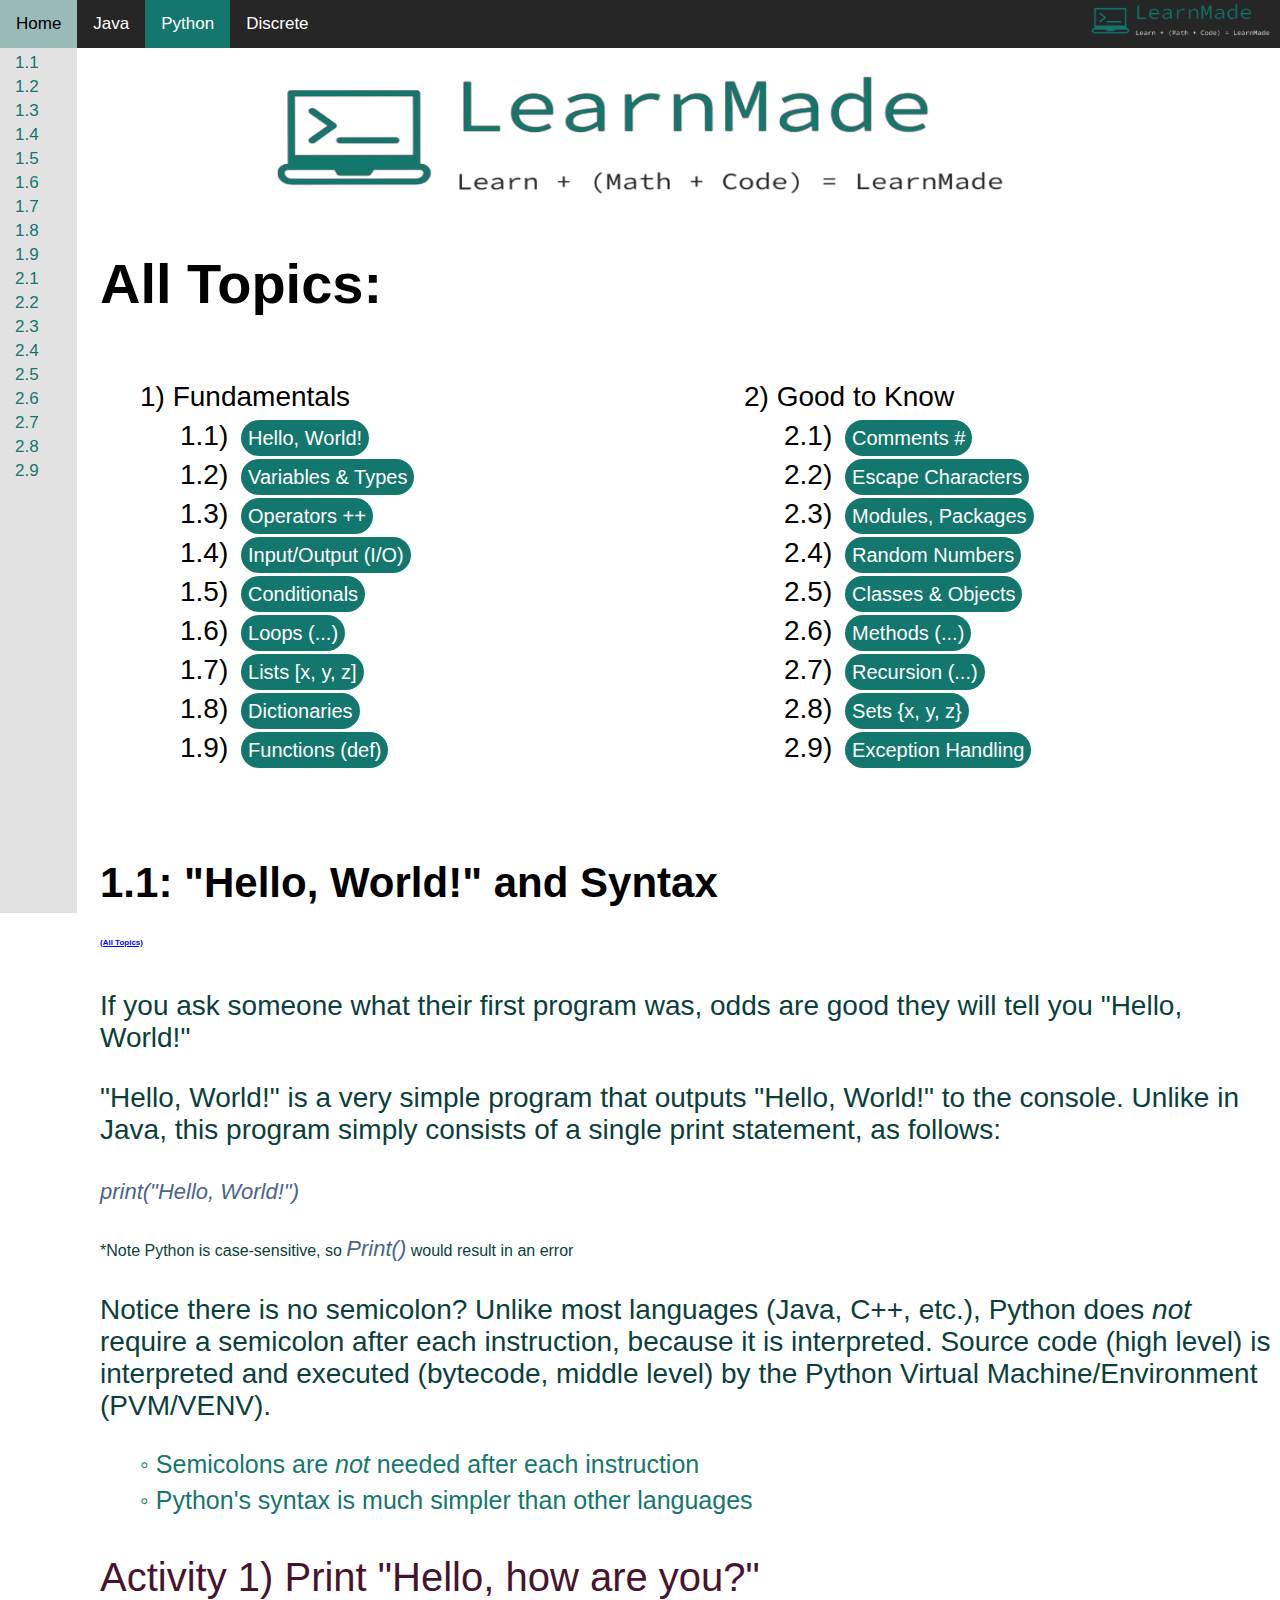
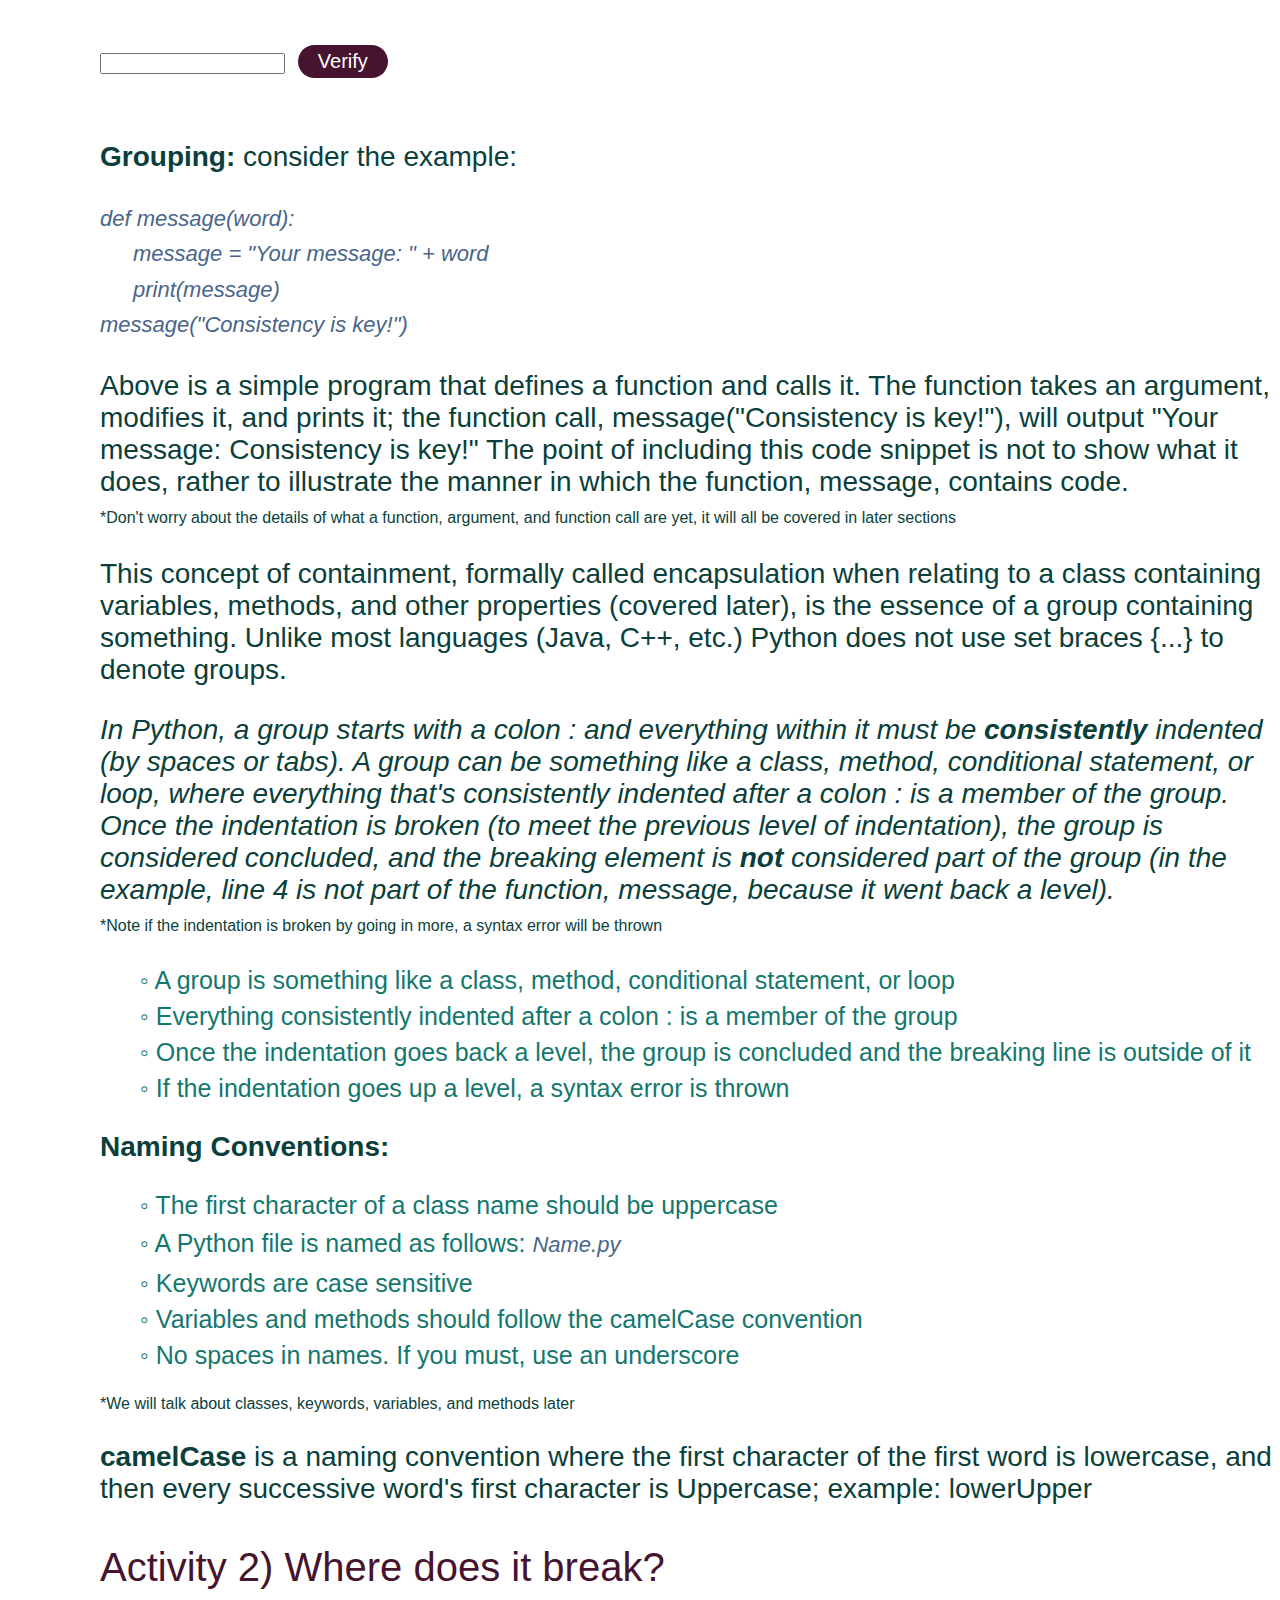
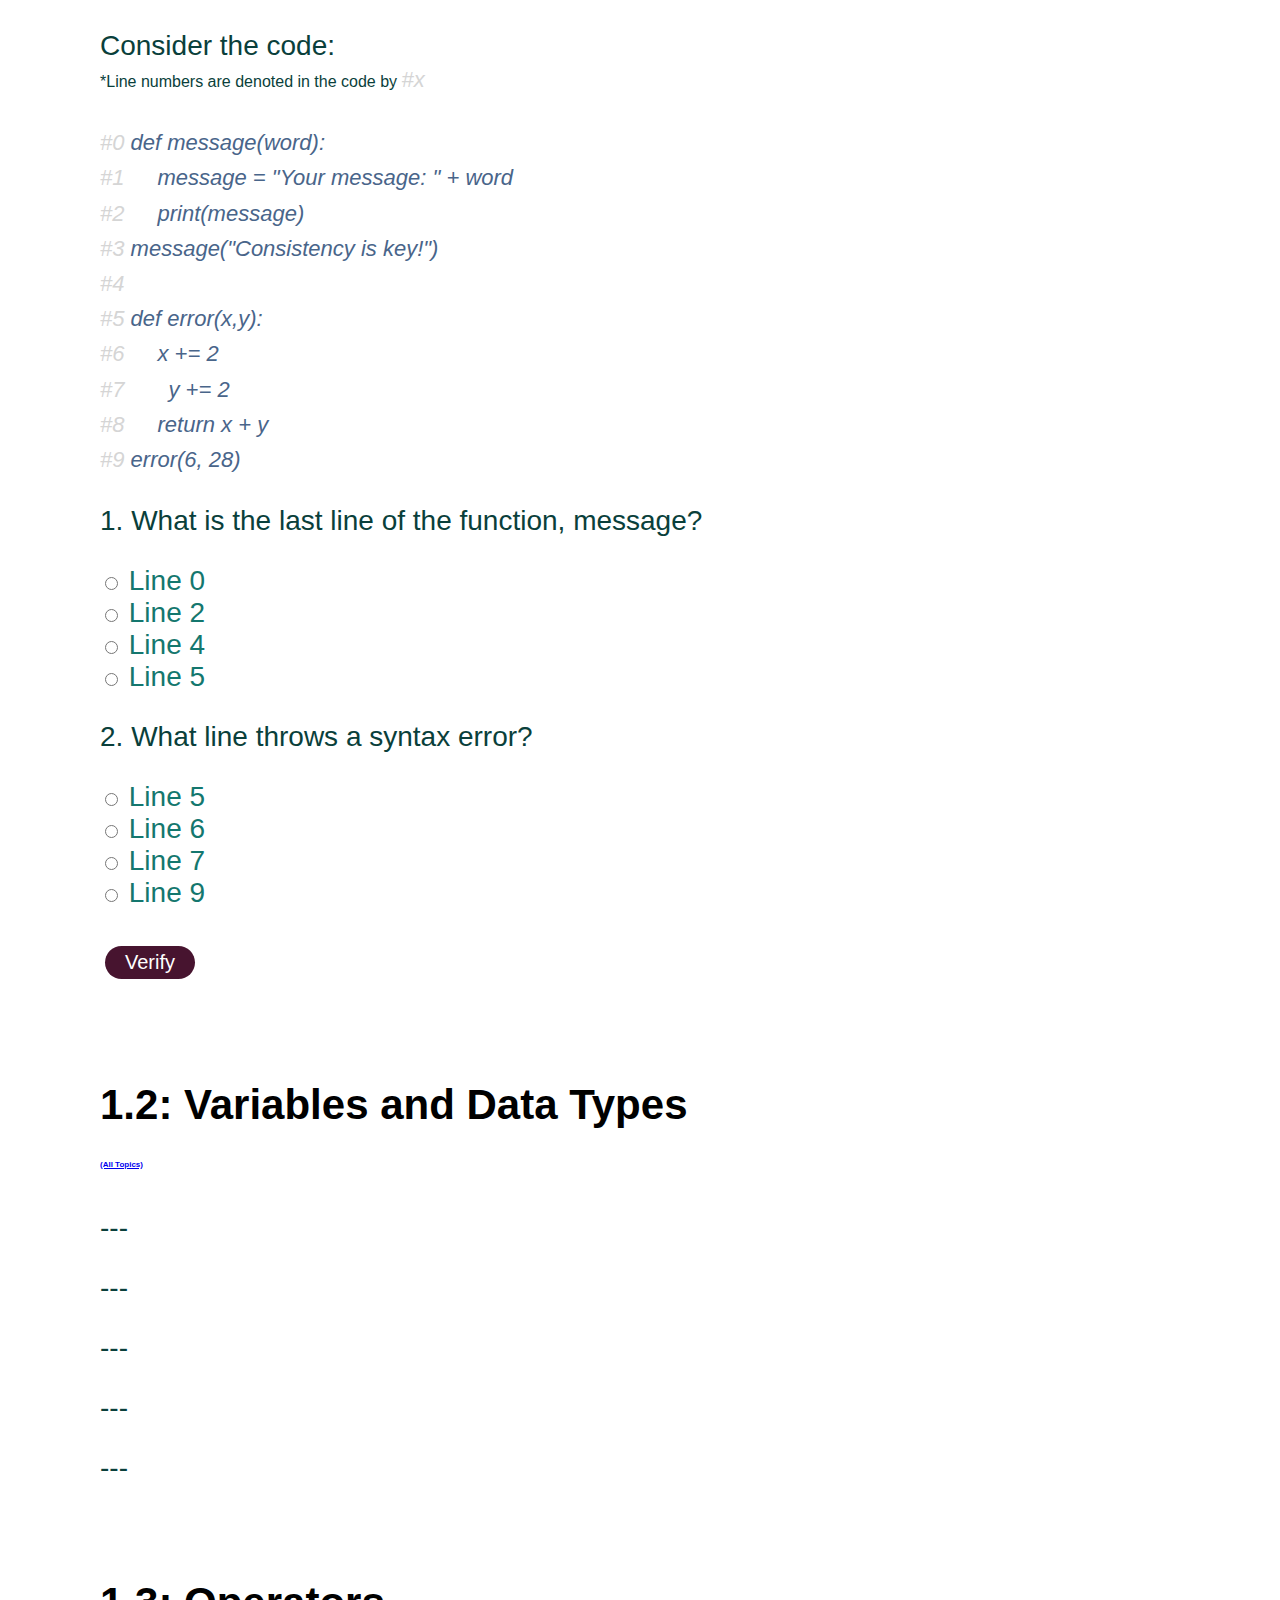
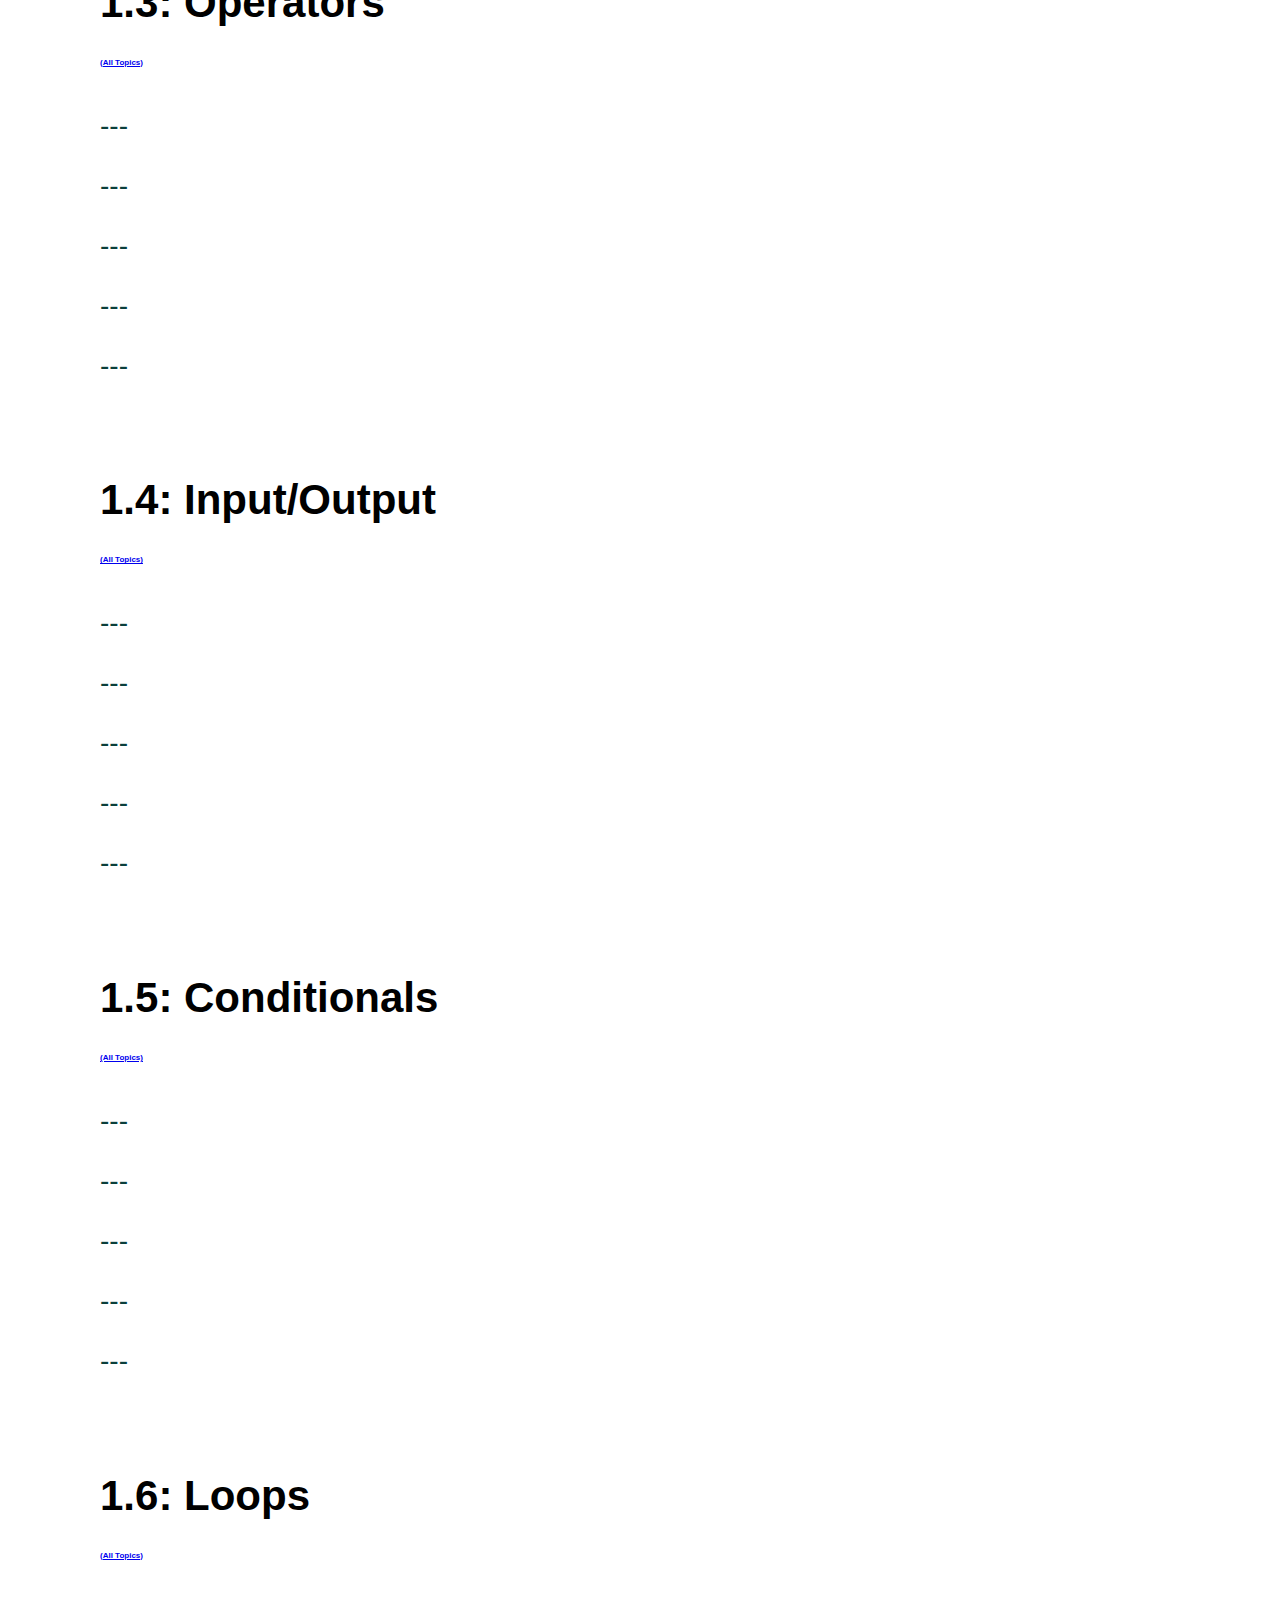
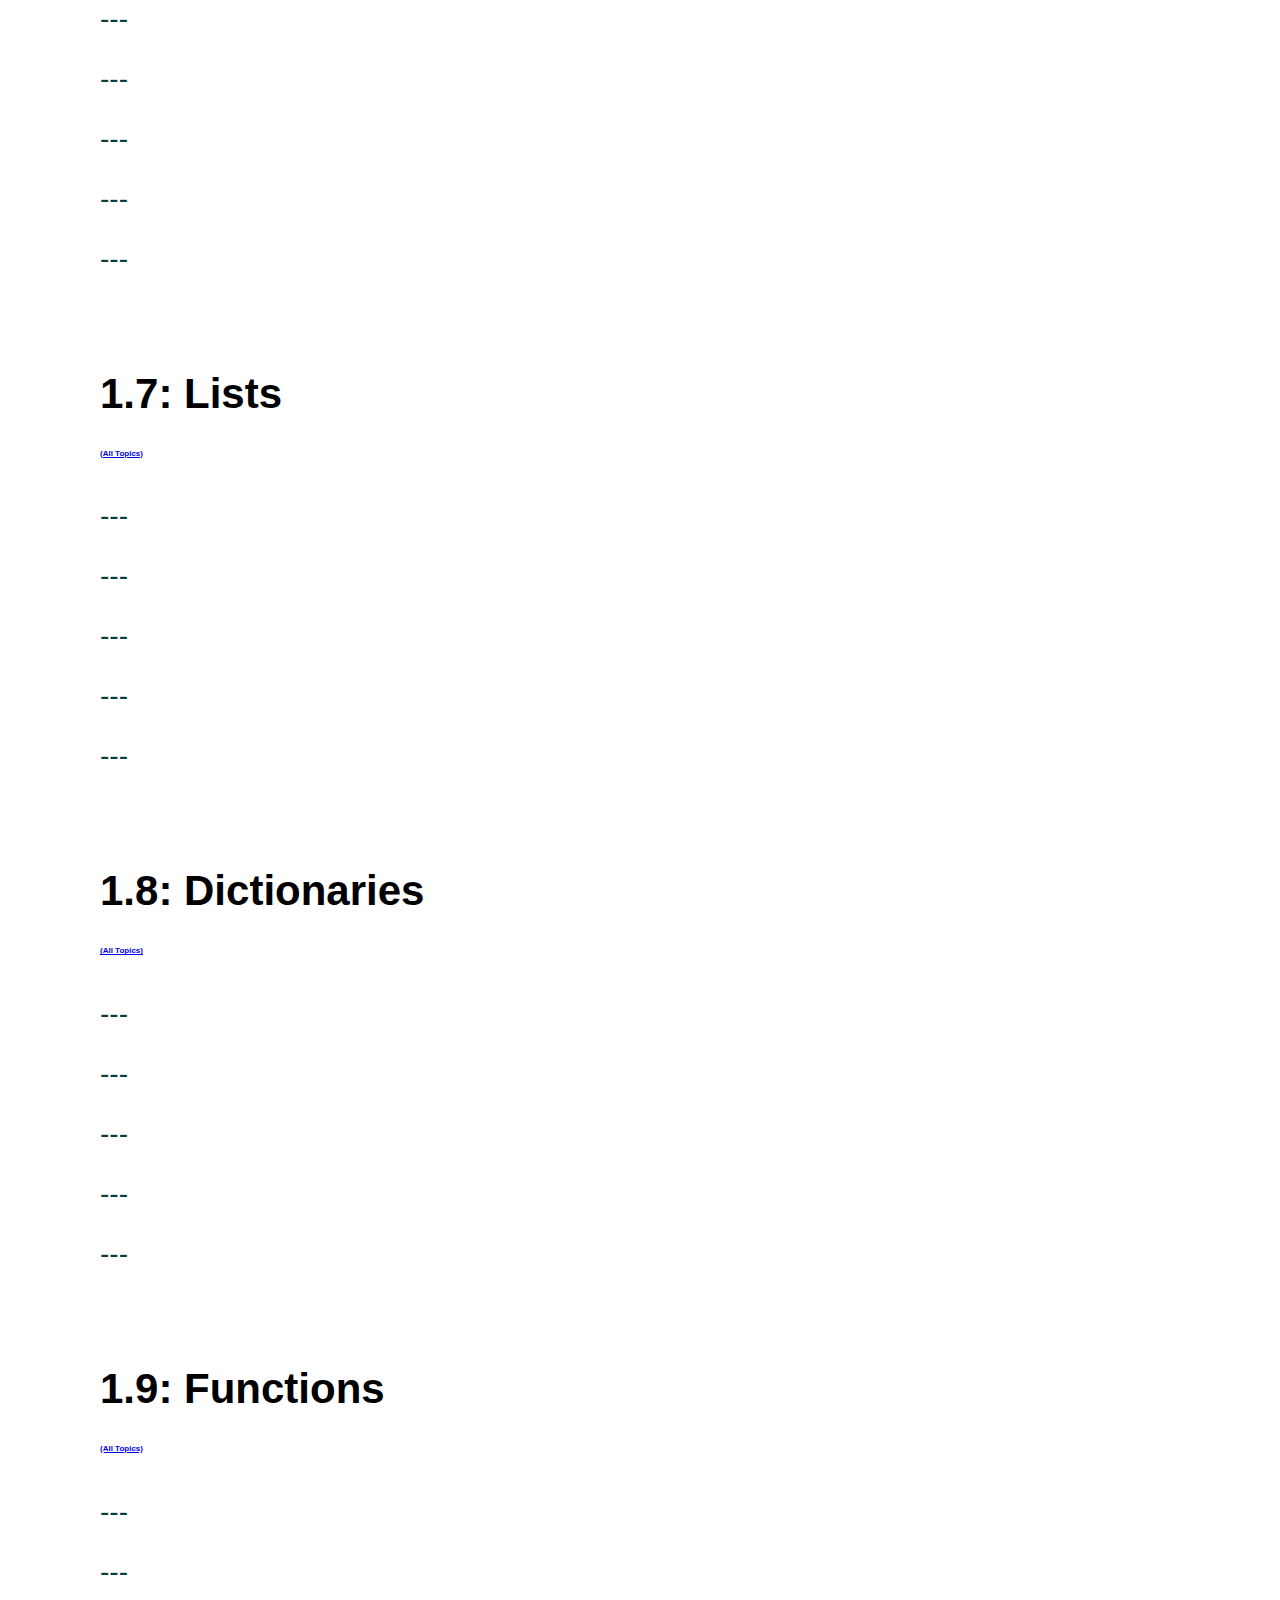
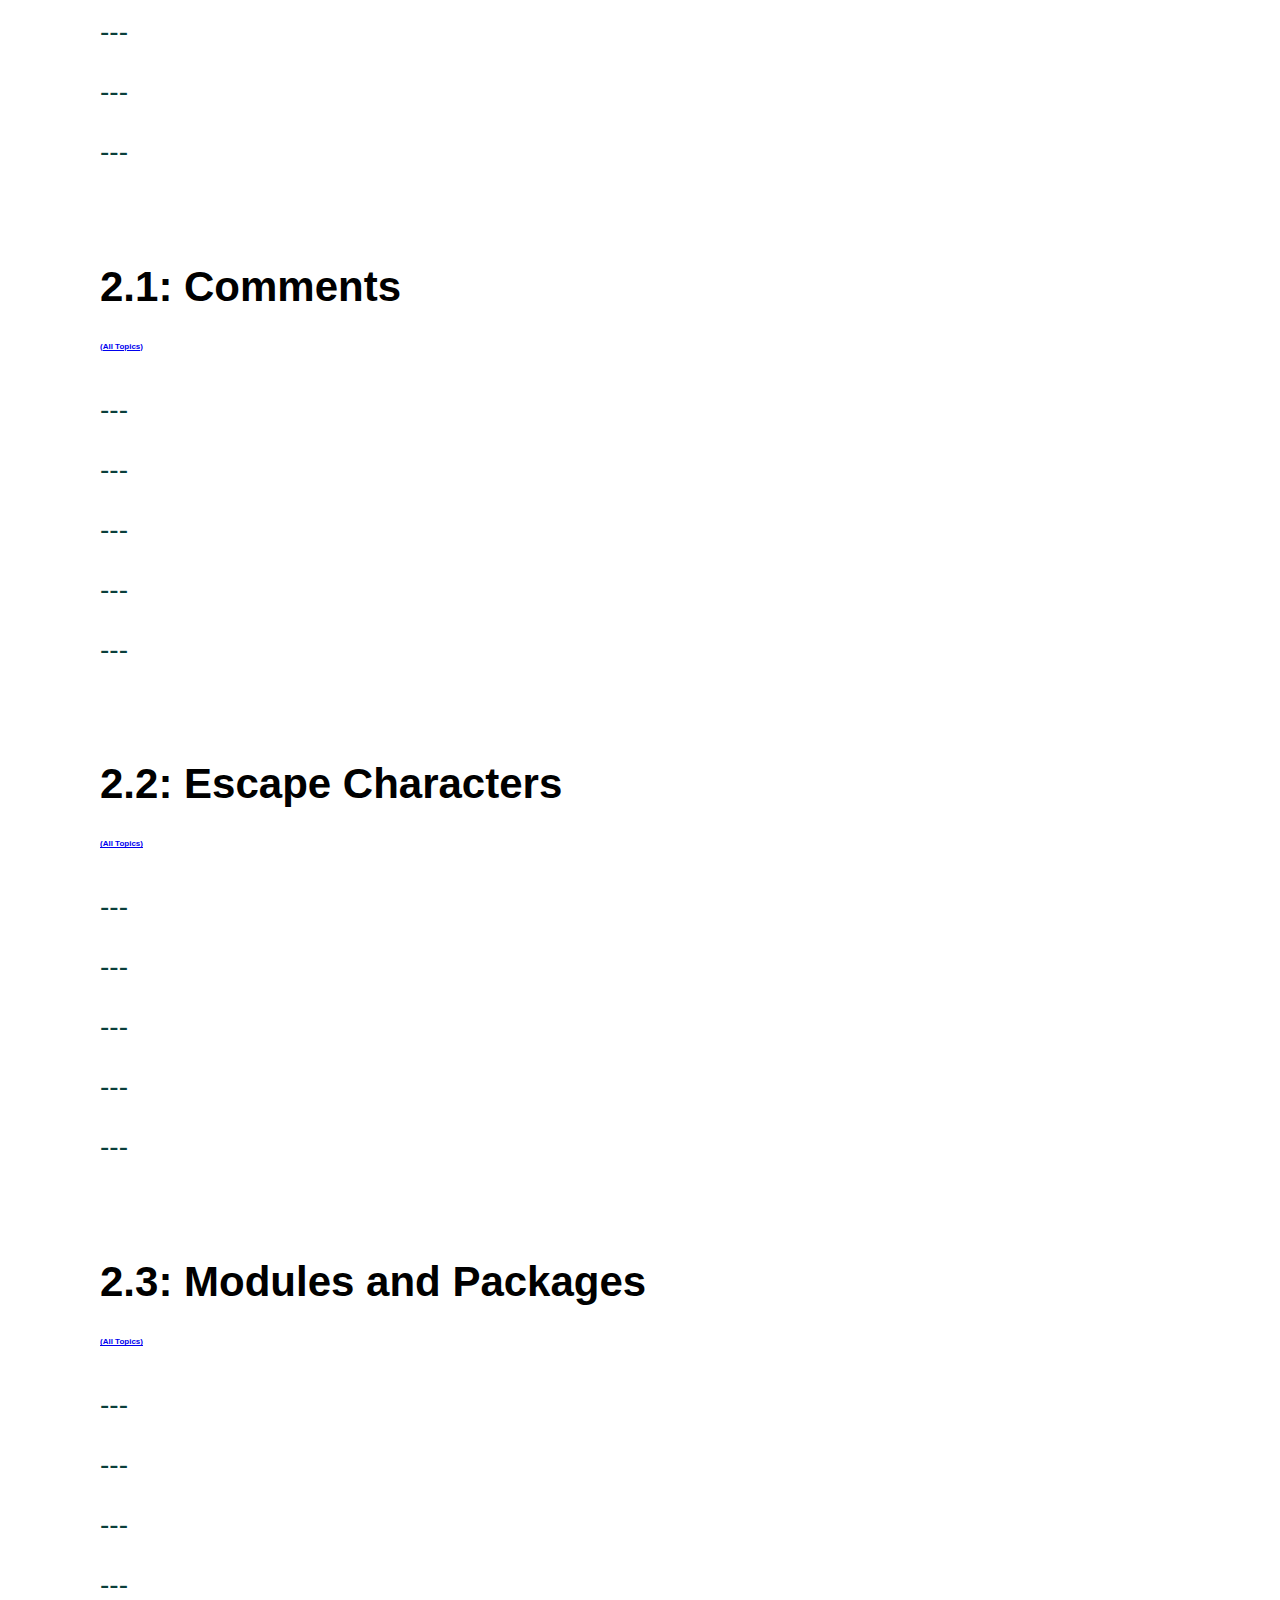
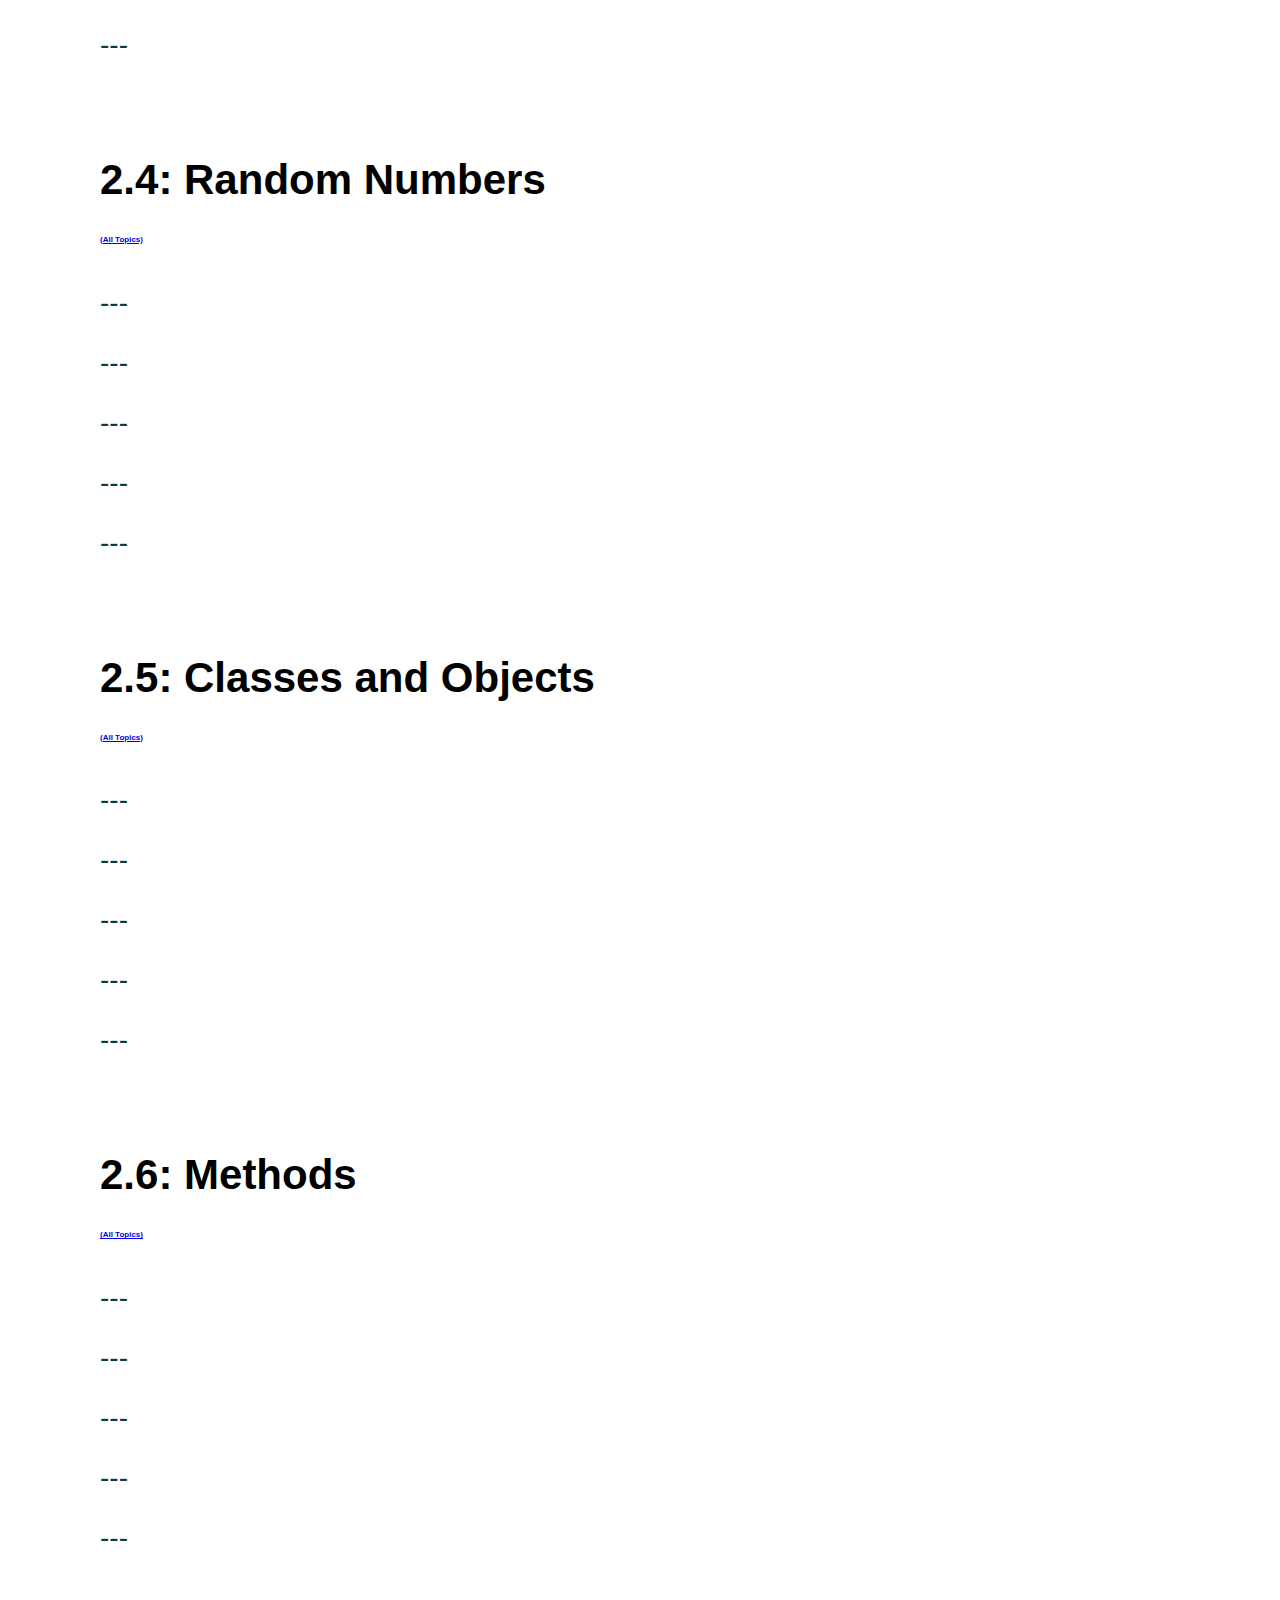
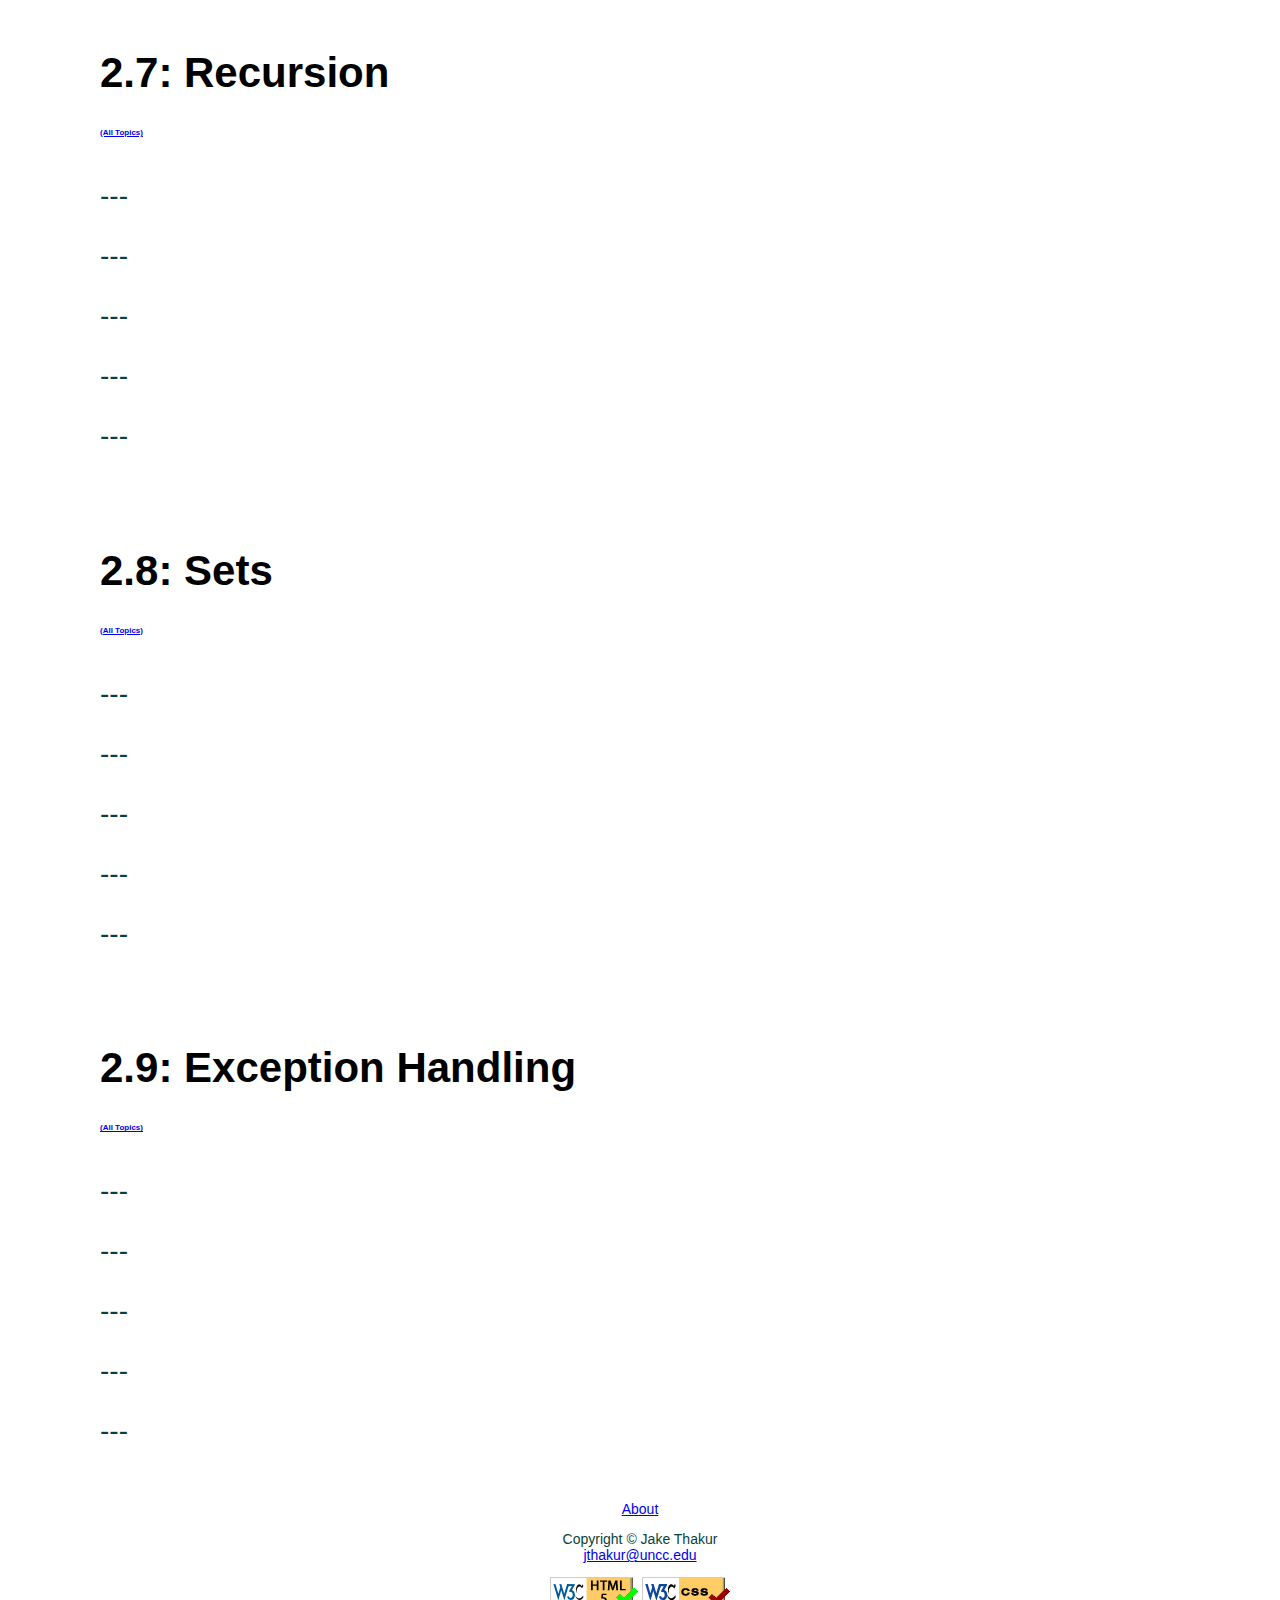
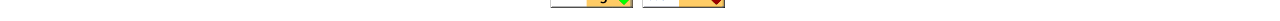
<file: python.html>
<!DOCTYPE html>
<html lang="en">
    <head>
        <meta charset="UTF-8">
        <title>LearnMade | Python</title>
        <link rel="icon" type="image/x-icon" href="learnmade_favicon.png">
        <link rel="stylesheet" type="text/css" href="learnmade.css">
        <script src="python.js"></script>
    </head>
    <body>
        <!-- running top navigation -->
        <div id="navbar">
            <a href="index.html">Home</a>
            <a href="java.html">Java</a>
            <a href="python.html" class="current">Python</a>
            <a href="discrete.html">Discrete</a>
            <img src="learnmade_navbar.png" alt="LearnMade LOGO" class="logo">
        </div>
        <!-- side navigation -->
        <div class="sidenav">
            <a href="#1-1">1.1</a>
            <a href="#1-2">1.2</a>
            <a href="#1-3">1.3</a>
            <a href="#1-4">1.4</a>
            <a href="#1-5">1.5</a>
            <a href="#1-6">1.6</a>
            <a href="#1-7">1.7</a>
            <a href="#1-8">1.8</a>
            <a href="#1-9">1.9</a>
            <a href="#2-1">2.1</a>
            <a href="#2-2">2.2</a>
            <a href="#2-3">2.3</a>
            <a href="#2-4">2.4</a>
            <a href="#2-5">2.5</a>
            <a href="#2-6">2.6</a>
            <a href="#2-7">2.7</a>
            <a href="#2-8">2.8</a>
            <a href="#2-9">2.9</a>
        </div>
        <main>
            <img src="learnmade_white.png" alt="LearnMade LOGO" class="center-logo">
        </main>
        <div class="indent">
            <div id="all">
                <h1>All Topics:</h1>
                <div class="jp-list">
                    <ol>
                        <li class="sub"> Fundamentals
                            <ol>
                                <li class="sub"><a href="#1-1" class="button-topic"><span>Hello, World!</span></a></li>
                                <li class="sub"><a href="#1-2" class="button-topic"><span>Variables & Types</span></a></li>
                                <li class="sub"><a href="#1-3" class="button-topic"><span>Operators ++</span></a></li>
                                <li class="sub"><a href="#1-4" class="button-topic"><span>Input/Output (I/O)</span></a></li>
                                <li class="sub"><a href="#1-5" class="button-topic"><span>Conditionals</span></a></li>
                                <li class="sub"><a href="#1-6" class="button-topic"><span>Loops (...)</span></a></li>
                                <li class="sub"><a href="#1-7" class="button-topic"><span>Lists [x, y, z]</span></a></li>
                                <li class="sub"><a href="#1-8" class="button-topic"><span>Dictionaries</span></a></li>
                                <li class="sub"><a href="#1-9" class="button-topic"><span>Functions (def)</span></a></li>
                            </ol>
                        </li>
                    </ol>
                    <ul>
                        <li class="inline" id="p2">2) Good to Know
                            <ol>
                                <li class="sub"><a href="#2-1" class="button-topic"><span>Comments #</span></a></li>
                                <li class="sub"><a href="#2-2" class="button-topic"><span>Escape Characters</span></a></li>
                                <li class="sub"><a href="#2-3" class="button-topic"><span>Modules, Packages</span></a></li>
                                <li class="sub"><a href="#2-4" class="button-topic"><span>Random Numbers</span></a></li>
                                <li class="sub"><a href="#2-5" class="button-topic"><span>Classes & Objects</span></a></li>
                                <li class="sub"><a href="#2-6" class="button-topic"><span>Methods (...)</span></a></li>
                                <li class="sub"><a href="#2-7" class="button-topic"><span>Recursion (...)</span></a></li>
                                <li class="sub"><a href="#2-8" class="button-topic"><span>Sets {x, y, z}</span></a></li>
                                <li class="sub"><a href="#2-9" class="button-topic"><span>Exception Handling</span></a></li>
                            </ol>
                        </li>
                    </ul>
                </div>
            </div>
            <!-- lessons -->
            <div id="1-1">
                <br><h2>1.1: "Hello, World!" and Syntax <br><a href="#all" class="small">(All Topics)</a></h2>
                <p>If you ask someone what their first program was, odds are good they will tell you "Hello, World!"</p>
                <p>"Hello, World!" is a very simple program that outputs "Hello, World!" to the console.
                    Unlike in Java, this program simply consists of a single print statement, as follows:</p>
                <p class="snippets">print("Hello, World!")</p>
                <p class="footnote">*Note Python is case-sensitive, so <span class="snippets">Print()</span> would result in an error</p>
                <p>Notice there is no semicolon? Unlike most languages (Java, C++, etc.), Python does <em>not</em> require a semicolon after each instruction, because it is interpreted.
                    Source code (high level) is interpreted and executed (bytecode, middle level) by the Python Virtual Machine/Environment (PVM/VENV).</p>
                <ul class="list">
                    <li>◦ Semicolons are <em>not</em> needed after each instruction</li>
                    <li>◦ Python's syntax is much simpler than other languages</li>
                </ul>
                <!-- Activity 1 -->
                <p class="activity-header">Activity 1) Print "Hello, how are you?"</p>
                <input id="p1_1x1a" size="20"><label for="p1_1x1a"></label>
                <input type="button" id="p1_1x1" value="Verify" class="button-interact"/>
                <div class="button-whitespace"></div>
                <div id="p1_1x1_result" class="result-border">
                    <h2 class='result-header'>Results</h2>
                    <table>
                        <tr>
                            <th></th>
                            <th>Your answer</th>
                            <th>Correct answer</th>
                            <th></th>
                        </tr>
                        <tr>
                            <td>1.</td>
                            <td><span id='p1_1x1_y1' class='snippets'></span></td>
                            <td><span class='snippets'>print("Hello, how are you?")</span></td>
                            <td id='p1_1x1_r1'></td>
                        </tr>
                    </table>
                </div>
                <p><strong>Grouping:</strong> consider the example:</p>
                <p class="snippets">def message(word):<br>&emsp;&ensp;message = "Your message: " + word<br>&emsp;&ensp;print(message)<br>message("Consistency is key!")</p>
                <p>Above is a simple program that defines a function and calls it. The function takes an argument, modifies it, and prints it;
                    the function call, message("Consistency is key!"), will output "Your message: Consistency is key!" The point of including this code snippet is not
                    to show what it does, rather to illustrate the manner in which the function, message, contains code.
                    <br><span class="footnote">*Don't worry about the details of what a function, argument, and function call are yet, it will all be covered in later sections</span></p>
                <p>This concept of containment, formally called encapsulation when relating to a class containing variables, methods, and other properties (covered later),
                    is the essence of a group containing something. Unlike most languages (Java, C++, etc.) Python does not use set braces {...} to denote groups.</p>
                <p><em>In Python, a group starts with a colon : and everything within it must be <span class="bold">consistently</span> indented (by spaces or tabs).
                    A group can be something like a class, method, conditional statement, or loop, where everything that's consistently indented after a colon : is a member of the group.
                    Once the indentation is broken (to meet the previous level of indentation), the group is considered concluded,
                    and the breaking element is <span class="bold">not</span> considered part of the group
                    (in the example, line 4 is not part of the function, message, because it went back a level).</em>
                    <br><span class="footnote">*Note if the indentation is broken by going in more, a syntax error will be thrown</span></p>
                <ul class="list">
                    <li>◦ A group is something like a class, method, conditional statement, or loop</li>
                    <li>◦ Everything consistently indented after a colon : is a member of the group</li>
                    <li>◦ Once the indentation goes back a level, the group is concluded and the breaking line is outside of it</li>
                    <li>◦ If the indentation goes up a level, a syntax error is thrown</li>
                </ul>
                <p><strong>Naming Conventions:</strong></p>
                <ul class="list">
                    <li>◦ The first character of a class name should be uppercase</li>
                    <li>◦ A Python file is named as follows: <span class="snippets">Name.py</span></li>
                    <li>◦ Keywords are case sensitive</li>
                    <li>◦ Variables and methods should follow the camelCase convention</li>
                    <li>◦ No spaces in names. If you must, use an underscore</li>
                </ul>
                <p class="footnote">*We will talk about classes, keywords, variables, and methods later</p>
                <p><strong>camelCase </strong>is a naming convention where the first character of the
                    first word is lowercase, and then every successive word's first
                    character is Uppercase; example: lowerUpper</p>
                <!-- Activity 2 -->
                <p class="activity-header">Activity 2) Where does it break?</p>
                <p>Consider the code:<br><span class="footnote">*Line numbers are denoted in the code by <span class="snippets-comment">#x</span></span></p>
                <p class="snippets"><span class="snippets-comment">#0</span> def message(word):<br><span class="snippets-comment">#1</span>&emsp;&ensp;message = "Your message: " + word
                    <br><span class="snippets-comment">#2</span>&emsp;&ensp;print(message)
                    <br><span class="snippets-comment">#3</span> message("Consistency is key!")<br><span class="snippets-comment">#4</span>
                    <br><span class="snippets-comment">#5</span> def error(x,y):<br><span class="snippets-comment">#6</span>&emsp;&ensp;x += 2<br>
                    <span class="snippets-comment">#7</span>&emsp;&ensp;&ensp;y += 2<br><span class="snippets-comment">#8</span>&emsp;&ensp;return x + y<br>
                    <span class="snippets-comment">#9</span> error(6, 28)</p>
                <p>1. What is the last line of the function, message?</p>
                <input type="radio" id="p1_1x2a" name="part1" value="Line 0">
                <label for="p1_1x2a" class="paragraph"> Line 0</label><br>
                <input type="radio" id="p1_1x2b" name="part1" value="Line 2">
                <label for="p1_1x2b" class="paragraph"> Line 2</label><br>
                <input type="radio" id="p1_1x2c" name="part1" value="Line 4">
                <label for="p1_1x2c" class="paragraph"> Line 4</label><br>
                <input type="radio" id="p1_1x2d" name="part1" value="Line 5">
                <label for="p1_1x2d" class="paragraph"> Line 5</label><br>
                <p>2. What line throws a syntax error?</p>
                <input type="radio" id="p1_1x2e" name="part2" value="Line 5">
                <label for="p1_1x2e" class="paragraph"> Line 5</label><br>
                <input type="radio" id="p1_1x2f" name="part2" value="Line 6">
                <label for="p1_1x2f" class="paragraph"> Line 6</label><br>
                <input type="radio" id="p1_1x2g" name="part2" value="Line 7">
                <label for="p1_1x2g" class="paragraph"> Line 7</label><br>
                <input type="radio" id="p1_1x2h" name="part2" value="Line 9">
                <label for="p1_1x2h" class="paragraph"> Line 9</label><br><br>
                <input type="button" id="p1_1x2" value="Verify" class="button-interact"/>
                <div class="button-whitespace"></div>
                <div id="p1_1x2_result" class="result-border">
                    <h2 class='result-header'>Results</h2>
                    <table>
                        <tr>
                            <th></th>
                            <th>Your answer</th>
                            <th>Correct answer</th>
                            <th></th>
                        </tr>
                        <tr>
                            <td>1.</td>
                            <td><span id='p1_1x2_y1' class='snippets'></span></td>
                            <td><span class='snippets'>Line 2</span></td>
                            <td id='p1_1x2_r1'></td>
                        </tr>
                        <tr>
                            <td>2.</td>
                            <td><span id='p1_1x2_y2' class='snippets'></span></td>
                            <td><span class='snippets'>Line 7</span></td>
                            <td id='p1_1x2_r2'></td>
                        </tr>
                    </table>
                </div>
            </div>
            <div id="1-2">
                <br><h2>1.2: Variables and Data Types <br><a href="#all" class="small">(All Topics)</a></h2>
                <p>---</p>
                <p>---</p>
                <p>---</p>
                <p>---</p>
                <p>---</p>
            </div>
            <div id="1-3">
                <br><h2>1.3: Operators <br><a href="#all" class="small">(All Topics)</a></h2>
                <p>---</p>
                <p>---</p>
                <p>---</p>
                <p>---</p>
                <p>---</p>
            </div>
            <div id="1-4">
                <br><h2>1.4: Input/Output <br><a href="#all" class="small">(All Topics)</a></h2>
                <p>---</p>
                <p>---</p>
                <p>---</p>
                <p>---</p>
                <p>---</p>
            </div>
            <div id="1-5">
                <br><h2>1.5: Conditionals <br><a href="#all" class="small">(All Topics)</a></h2>
                <p>---</p>
                <p>---</p>
                <p>---</p>
                <p>---</p>
                <p>---</p>
            </div>
            <div id="1-6">
                <br><h2>1.6: Loops <br><a href="#all" class="small">(All Topics)</a></h2>
                <p>---</p>
                <p>---</p>
                <p>---</p>
                <p>---</p>
                <p>---</p>
            </div>
            <div id="1-7">
                <br><h2>1.7: Lists <br><a href="#all" class="small">(All Topics)</a></h2>
                <p>---</p>
                <p>---</p>
                <p>---</p>
                <p>---</p>
                <p>---</p>
            </div>
            <div id="1-8">
                <br><h2>1.8: Dictionaries <br><a href="#all" class="small">(All Topics)</a></h2>
                <p>---</p>
                <p>---</p>
                <p>---</p>
                <p>---</p>
                <p>---</p>
            </div>
            <div id="1-9">
                <br><h2>1.9: Functions <br><a href="#all" class="small">(All Topics)</a></h2>
                <p>---</p>
                <p>---</p>
                <p>---</p>
                <p>---</p>
                <p>---</p>
            </div>
            <div id="2-1">
                <br><h2>2.1: Comments <br><a href="#all" class="small">(All Topics)</a></h2>
                <p>---</p>
                <p>---</p>
                <p>---</p>
                <p>---</p>
                <p>---</p>
            </div>
            <div id="2-2">
                <br><h2>2.2: Escape Characters <br><a href="#all" class="small">(All Topics)</a></h2>
                <p>---</p>
                <p>---</p>
                <p>---</p>
                <p>---</p>
                <p>---</p>
            </div>
            <div id="2-3">
                <br><h2>2.3: Modules and Packages <br><a href="#all" class="small">(All Topics)</a></h2>
                <p>---</p>
                <p>---</p>
                <p>---</p>
                <p>---</p>
                <p>---</p>
            </div>
            <div id="2-4">
                <br><h2>2.4: Random Numbers <br><a href="#all" class="small">(All Topics)</a></h2>
                <p>---</p>
                <p>---</p>
                <p>---</p>
                <p>---</p>
                <p>---</p>
            </div>
            <div id="2-5">
                <br><h2>2.5: Classes and Objects <br><a href="#all" class="small">(All Topics)</a></h2>
                <p>---</p>
                <p>---</p>
                <p>---</p>
                <p>---</p>
                <p>---</p>
            </div>
            <div id="2-6">
                <br><h2>2.6: Methods <br><a href="#all" class="small">(All Topics)</a></h2>
                <p>---</p>
                <p>---</p>
                <p>---</p>
                <p>---</p>
                <p>---</p>
            </div>
            <div id="2-7">
                <br><h2>2.7: Recursion <br><a href="#all" class="small">(All Topics)</a></h2>
                <p>---</p>
                <p>---</p>
                <p>---</p>
                <p>---</p>
                <p>---</p>
            </div>
            <div id="2-8">
                <br><h2>2.8: Sets <br><a href="#all" class="small">(All Topics)</a></h2>
                <p>---</p>
                <p>---</p>
                <p>---</p>
                <p>---</p>
                <p>---</p>
            </div>
            <div id="2-9">
                <br><h2>2.9: Exception Handling <br><a href="#all" class="small">(All Topics)</a></h2>
                <p>---</p>
                <p>---</p>
                <p>---</p>
                <p>---</p>
                <p>---</p>
            </div>
        </div>
        <footer>
            <br><a href="about.html">About</a><br>
            <p>Copyright © Jake Thakur<br><a href="mailto:jthakur@uncc.edu">jthakur@uncc.edu</a></p>
            <a href="https://validator.w3.org"><img src="button_validation_html5.png" alt="HTML validation"></a>
            <a href="https://jigsaw.w3.org/css-validator"><img src="button_validation_css.png" alt="CSS validation"></a>
        </footer>
    </body>
</html>
</file>
<file: learnmade.css>
/* general stuff */

body {
    margin: 0;
    font-size: 28px;
    font-family: Arial, Helvetica, sans-serif;
}

p {
    color: #0A3F3B;
}

footer {
    font-size: 14px;
    font-family: Arial, Helvetica, sans-serif;
    padding-top: 10px;
    padding-bottom: 10px;
    text-align: center;
}

.result-header {
    text-align: center;
    color: #47142F;
}

.result-border {
    width: 98.5%;
    display: none;
    background-color: #9ABAB8;
    border: 1px solid black;
}

.button-whitespace {
    padding-top: 30px;
}

.logo {
    height: 40px;
    width: 183px;
    float: right;
    padding-right: 8px;
}

.center-logo {
    display: block;
    margin-left: auto;
    margin-right: auto;
    padding-top: 15px;
    width: 770px;
    height: 150px;
}

.paragraph {
    color: #14776E;
}

.center {
    text-align: center;
}

.small {
    font-size: 8px;
}

.indent {
    padding-left: 100px;
}

.bold {
    font-weight: bold;
}

.activity-header {
    font-size: 40px;
    color: #47142F;
}

.footnote {
    font-size: 16px;
    color: #0A3F3B;
}

/* table stuff */

table {
    border: 1px solid #ccc;
    border-collapse: collapse;
    margin: 0;
    padding: 0;
    width: 100%;
    table-layout: fixed;
}

table caption {
    font-size: 1.5em;
    margin: .5em 0 .75em;
}

table tr {
    background-color: #f8f8f8;
    border: 1px solid #ddd;
    padding: .35em;
}

table th,
table td {
    padding: .625em;
    text-align: center;
}

table th {
    font-size: .85em;
    letter-spacing: .1em;
    text-transform: uppercase;
}

@media screen and (max-width: 600px) {
    table {
        border: 0;
    }

    table caption {
        font-size: 1.3em;
    }

    table thead {
        border: none;
        clip: rect(0 0 0 0);
        height: 1px;
        margin: -1px;
        overflow: hidden;
        padding: 0;
        position: absolute;
        width: 1px;
    }

    table tr {
        border-bottom: 3px solid #ddd;
        display: block;
        margin-bottom: .625em;
    }

    table td {
        border-bottom: 1px solid #ddd;
        display: block;
        font-size: .8em;
        text-align: right;
    }

    table td::before {
        /*
        * aria-label has no advantage, it won't be read inside a table
        content: attr(aria-label);
        */
        content: attr(data-label);
        float: left;
        font-weight: bold;
        text-transform: uppercase;
    }

    table td:last-child {
        border-bottom: 0;
    }
}

/* code stuff */

.snippets {
    line-height: 1.6;
    font-style: italic;
    font-size: 22px;
    color: #49658A;
}

.snippets-comment {
    line-height: 1.6;
    font-style: italic;
    font-size: 22px;
    color: #D5D5D5;
}

/* math stuff */

.math {
    font-size: 32px;
    font-family: "Cambria Math", serif;
    font-weight: 500;
    color: black;
}

.math-def {
    font-size: 28px;
    font-family: "Cambria Math", serif;
    font-weight: 500;
    color: black;
}

.math-2 {
    font-size: 26px;
    font-family: "Cambria Math", serif;
    font-weight: 500;
    color: black;
}

.math-def-h {
    font-size: 40px;
    font-family: "Cambria Math", serif;
    font-weight: 500;
    color: black;
}

.math-fit {
    font-family: "Cambria Math", serif;
    font-weight: 500;
    color: black;
}

.math-bold {
    font-size: 32px;
    font-family: "Cambria Math", serif;
    font-weight: bold;
    color: black;
}

.math-frac {
    display: inline-block;
    position: relative;
    vertical-align: middle;
    letter-spacing: 0.001em;
    text-align: center;
}
.math-frac > span {
    display: block;
    padding: 0.1em;
}
.math-frac span.bottom {
    border-top: 2px solid black;
}
.math-frac span.symbol {
    display: none;
}

.math-radic {
    text-decoration: 4px overline;
}

.graph {
    width: 12.5%;
}

.quarter {
    width: 25%;
}

.quarter2 {
    width: 25%;
    height: 25%;
}

.quarter3 {
    height: 25%;
}

.dbh {
    height: 555px;
}
/* list stuff */

ol {
    counter-reset: item
}

li {
    display: block;
    margin-top: 7px;
}

li.sub:before {
    content: counters(item, ".") ") "; counter-increment: item
}

#j2 {
    content: counters(item, ".") ") "; counter-increment: item
}

#p2 {
    content: counters(item, ".") ") "; counter-increment: item
}

#d2 {
    content: counters(item, ".") ") "; counter-increment: item
}

#d3 {
    content: counters(item, ".") ") "; counter-increment: item
}

.d-list {
    column-count: 3;
}

.jp-list {
    column-count: 2;
}

.inline {
    padding-top: 28px;
}

ul.list {
    font-size: 25px;
    color: #14776E;
}

ul.list-space {
    line-height: 40px;
    font-size: 25px;
    color: #14776E;
}

/* navbar stuff */

#navbar {
    overflow: hidden;
    background-color: #262626;
    position: sticky;
    z-index: 2;
}


#navbar a {
    float: left;
    display: block;
    color: white;
    text-align: center;
    padding: 14px 16px;
    text-decoration: none;
    font-size: 17px;
}

#navbar a:hover {
    background-color: #9ABAB8;
    color: black;
}

#navbar .current {
    background-color: #14776E;
    color: white;
}

.sticky {
    position: fixed;
    top: 0;
    width: 100%;
}

.sticky + .content {
    padding-top: 60px;
}

/* sidebar stuff */

.sidenav {
    height: 100%;
    width: 61px;
    position: fixed;
    z-index: 1;
    top: 45px;
    left: 0;
    background: #E2E2E2;
    max-height: calc(100vh - 3rem);
    overflow-y: auto;
    padding: 8px 8px;
}

.sidenav a {
    padding-left: 7px;
    padding-bottom: 4px;
    text-decoration: none;
    font-size: 17px;
    color: #14776E;
    display: block;
}

.sidenav a:hover {
    color: #9ABAB8;
}

/* slideshow stuff */

.infographic {
    width: 65%;
    height: 65%;
}

.mySlides {
    display: none;

}
/* Slideshow container */
.slideshow-container {
    max-width: 1000px;
    position: relative;
    margin: auto;
}

.dot {
    height: 15px;
    width: 15px;
    margin: 0 2px;
    background-color: #bbb;
    border-radius: 50%;
    display: inline-block;
    transition: background-color 0.6s ease;
}

.active {
    background-color: #717171;
}

.fade {
    -webkit-animation-name: fade;
    -webkit-animation-duration: 1.5s;
    animation-name: fade;
    animation-duration: 1.5s;
}

@-webkit-keyframes fade {
    from {opacity: .4}
    to {opacity: 1}
}

@keyframes fade {
    from {opacity: .4}
    to {opacity: 1}
}

@media only screen and (max-width: 300px) {
    .text {font-size: 11px}
}

/* Button stuff */

.button {
    display: inline-block;
    border-radius: 44px;
    background-color: #14776E;
    border: none;
    color: #FFFFFF;
    text-align: center;
    font-size: 20px;
    padding-top: 10px;
    padding-bottom: 10px;
    width: 115px;
    transition: all 0.5s;
    cursor: pointer;
    margin: 5px;
}

.button span {
    cursor: pointer;
    display: inline-block;
    position: relative;
    transition: 0.5s;
}

.button span:after {
    content: '\00bb';
    position: absolute;
    opacity: 0;
    top: 0;
    right: -20px;
    transition: 0.5s;
}

.button:hover span {
    padding-right: 25px;
}

.button:hover span:after {
    opacity: 1;
    right: 0;
}

.button-topic {
    border-radius: 44px;
    background-color: #14776E;
    border: none;
    color: #FFFFFF;
    text-align: center;
    font-size: 20px;
    padding: 7px;
    width: 115px;
    transition: all 0.5s;
    cursor: pointer;
    margin: 5px;
}

.button-topic span {
    cursor: pointer;
    display: inline-block;
    position: relative;
    transition: 0.5s;
}

.button-topic span:after {
    content: '\00bb';
    position: absolute;
    opacity: 0;
    top: 0;
    right: -20px;
    transition: 0.5s;
}

.button-topic:hover span {
    padding-right: 25px;
}

.button-topic:hover span:after {
    opacity: 1;
    right: 0;
}

.button-interact {
    border-radius: 22px;
    background-color: #47142F;
    border: none;
    color: #FFFFFF;
    text-align: center;
    font-size: 20px;
    padding: 5px;
    width: 90px;
    transition: all 0.5s;
    cursor: pointer;
    margin: 5px;
}

.button-interact:hover {
    background-color: #14776E;
}
</file>
<file: jquery-night-mode-master/css/night-mode.css>
/*  Project: Night Mode 
 *   Author: Asif Mughal
 *   URL: www.codehim.com
 *   License: MIT License
 *   Copyright (c) 2018 - Asif Mughal
 */
/* FILE : night-mode.css */
.night-trigger {
    position: fixed;
    z-index: 2;
    top: 2px;
    right: 50%;
    padding: 9px;
    font-size: 22px;
    background: #262626;
    color: #fff;
    border: 0;
    outline: 0;
    border-radius: 5px;
    text-align: center;
}

.night-trigger:hover {
    cursor: pointer;
    background: #353535;
}

.loading{
    width: 320px;
    height: 60px;
    position: fixed;
    top: 50%;
    left: 50%;
    margin-left: -160px;
    margin-top: -30px;
    text-align: center;
    display: none;
}

.loading .fa{
   color: #16a085; 
   font-size: 52px;
}

.success-mesg{
    background: #fff;
    width: 320px;
    height: 200px;
    font-size: 13px;
    padding: 15px 10px;
    position: fixed;
    box-shadow: 2px 2px 8px #000;
    top: 50%;
    left: 50%;
    margin-top: -100px;
    margin-left: -160px;
    text-align: center;
    color: #444;
    animation: showUp .4s forwards;
 -webkit-animation: showUp .4s forwards;
    display: none;
    box-sizing: border-box;
}

@keyframes showUp {
 from { transform: scale(0.2);
      -webkit-transform: scale(0.2);}
 to { transform: scale(1);
      -webkit-transform: scale(1); }
  }
-webkit-@keyframes showUp {
 from { transform: scale(0.2);
      -webkit-transform: scale(0.2);}
 to { transform: scale(1);
      -webkit-transform: scale(1); }
  }

.success-mesg .large{
    font-size: 52px;
    display: block;
    color: #16a085;
    background: #fff;   
}

.confirm{
    padding: 10px;
    background: #16a085;
    color: #fff;
    border: 0;
    outline: 0;
    display: block;
    position: absolute;
    right: 10px;
    bottom: 10px;
}

.confirm:hover{
    background: #333;
    transition: .2s;
  -webkit-transition: .2s;
}

.success-mesg .fa-adjust{
   left: 40px;
}
.success-mesg .fa-adjust,
.success-mesg span{
    position: absolute;
    font-size: 16px;
}
.success-mesg span{
    right: 20px;
}
</file>
